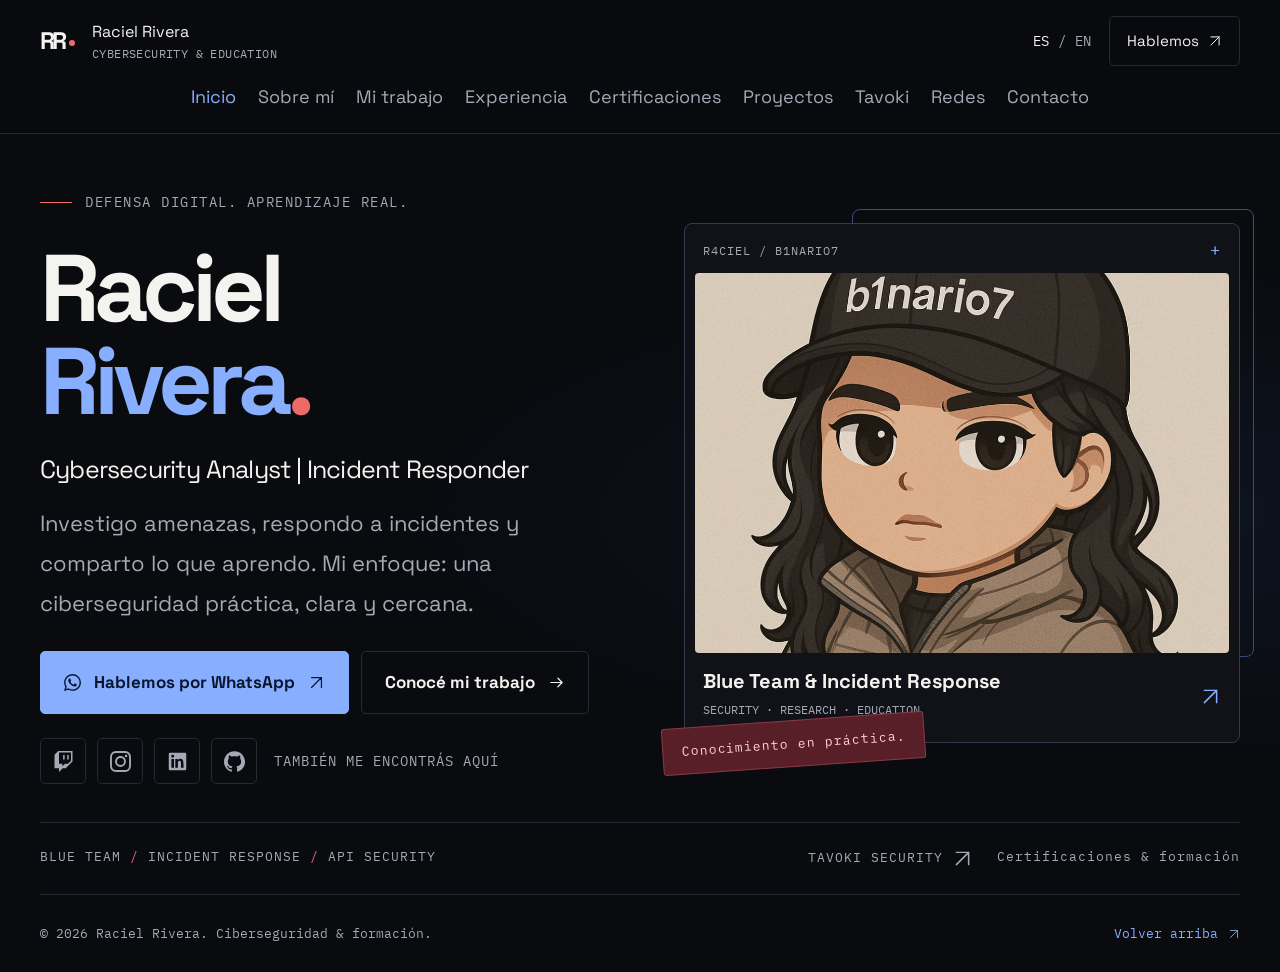
<file: index.html>
<!DOCTYPE html>
<html lang="es"><head><meta charset="utf-8"><meta name="viewport" content="width=device-width, initial-scale=1"><title>Raciel Rivera | Cybersecurity Analyst | Incident Responder</title><meta name="description" content="Raciel Rivera. Cybersecurity Analyst | Incident Responder. Blue Team, respuesta a incidentes y formación práctica en Tavoki Security. Inicio."><meta name="theme-color" content="#0a0b0f"><link rel="canonical" href="https://racielrivera.com/"><link rel="icon" href="data:image/svg+xml,%3Csvg%20xmlns=%22http://www.w3.org/2000/svg%22%20viewBox=%220%200%2064%2064%22%3E%3Crect%20width=%2264%22%20height=%2264%22%20rx=%2212%22%20fill=%22%230a0b0f%22/%3E%3Ctext%20x=%2210%22%20y=%2242%22%20font-family=%22Arial%22%20font-size=%2233%22%20font-weight=%22700%22%20fill=%22%2388afff%22%3ERR%3C/text%3E%3Ccircle%20cx=%2253%22%20cy=%2249%22%20r=%224%22%20fill=%22%23ed6a68%22/%3E%3C/svg%3E"><meta property="og:type" content="website"><meta property="og:title" content="Raciel Rivera | Cybersecurity Analyst | Incident Responder"><meta property="og:description" content="Raciel Rivera. Cybersecurity Analyst | Incident Responder. Blue Team, respuesta a incidentes y formación práctica en Tavoki Security. Inicio."><meta property="og:url" content="https://racielrivera.com/"><meta property="og:image" content="https://racielrivera.com/perfil.png"><meta property="og:image:alt" content="Raciel Rivera"><meta name="twitter:card" content="summary"><script>document.documentElement.classList.add('js');</script><script type="application/ld+json">{"@context": "https://schema.org", "@type": "Person", "name": "Raciel Rivera", "url": "https://racielrivera.com/", "jobTitle": "Cybersecurity Analyst | Incident Responder", "sameAs": ["https://www.twitch.tv/r4cielr", "https://www.instagram.com/racielhackerpro777/", "https://www.linkedin.com/in/raciel-rivera/", "https://github.com/b1nario7"]}</script><link rel="stylesheet" href="assets/styles.css"><script src="assets/app.js" defer></script></head><body data-page="home">
<a class="skip-link" href="#main"><span data-i18n="skip">Saltar al contenido</span></a>
<header class="site-header"><div class="wrap header-inner">
  <a class="brand" href="index.html" aria-label="Raciel Rivera, inicio"><span class="brand-mark">RR<span class="brand-dot"></span></span><span class="brand-text">Raciel Rivera<small>CYBERSECURITY &amp; EDUCATION</small></span></a>
  <nav class="nav" id="navigation" aria-label="Navegación principal">
    <a href="index.html" class="active" aria-current="page"><span data-i18n="page.home">Inicio</span></a><a href="sobre-mi.html"><span data-i18n="page.about">Sobre mí</span></a><a href="mi-trabajo.html"><span data-i18n="page.expertise">Mi trabajo</span></a><a href="experiencia.html"><span data-i18n="page.experience">Experiencia</span></a><a href="certificaciones.html"><span data-i18n="page.certifications">Certificaciones</span></a><a href="proyectos.html"><span data-i18n="page.projects">Proyectos</span></a><a href="tavoki.html"><span data-i18n="nav.tavoki">Tavoki</span></a><a href="redes.html"><span data-i18n="page.networks">Redes</span></a><a href="contacto.html"><span data-i18n="page.contact">Contacto</span></a></nav>
  <div class="header-actions"><div class="language-switch" role="group" aria-label="Idioma / Language"><button type="button" data-lang="es" aria-pressed="true" aria-label="Español">ES</button><span aria-hidden="true">/</span><button type="button" data-lang="en" aria-pressed="false" aria-label="English">EN</button></div><a class="mini-contact" href="contacto.html"><span data-i18n="nav.contact">Hablemos</span><svg class="icon" viewBox="0 0 24 24" fill="none" aria-hidden="true"><path d="M5 19 19 5M5 5h14v14" stroke="currentColor" stroke-width="1.7" stroke-linecap="round" stroke-linejoin="round"></path></svg></a><button type="button" class="menu-button" aria-controls="navigation" aria-expanded="false" aria-label="Abrir menú"><span></span><span></span></button></div>
</div></header>
<main id="main">
<section id="home" class="hero"><div class="wrap">
  <div class="hero-layout"><div class="hero-copy">
    <div data-i18n="hero.kicker" class="eyebrow hero-kicker">Defensa digital. Aprendizaje real.</div>
    <h1><span>Raciel</span><span class="name-last">Rivera<span class="red" style="display:inline">.</span></span></h1>
    <p data-i18n="hero.role" class="hero-role">Cybersecurity Analyst | Incident Responder</p>
    <p data-i18n="hero.description" class="hero-description">Investigo amenazas, respondo a incidentes y comparto lo que aprendo. Mi enfoque: una ciberseguridad práctica, clara y cercana.</p>
    <div class="hero-buttons"><a class="button primary" href="https://wa.me/message/NNKMODWPUDHBA1" target="_blank" rel="noopener noreferrer"><svg class="icon" fill="currentColor" aria-hidden="true" focusable="false" viewBox="0 0 24 24" xmlns="http://www.w3.org/2000/svg"><path d="M17.472 14.382c-.297-.149-1.758-.867-2.03-.967-.273-.099-.471-.148-.67.15-.197.297-.767.966-.94 1.164-.173.199-.347.223-.644.075-.297-.15-1.255-.463-2.39-1.475-.883-.788-1.48-1.761-1.653-2.059-.173-.297-.018-.458.13-.606.134-.133.298-.347.446-.52.149-.174.198-.298.298-.497.099-.198.05-.371-.025-.52-.075-.149-.669-1.612-.916-2.207-.242-.579-.487-.5-.669-.51-.173-.008-.371-.01-.57-.01-.198 0-.52.074-.792.372-.272.297-1.04 1.016-1.04 2.479 0 1.462 1.065 2.875 1.213 3.074.149.198 2.096 3.2 5.077 4.487.709.306 1.262.489 1.694.625.712.227 1.36.195 1.871.118.571-.085 1.758-.719 2.006-1.413.248-.694.248-1.289.173-1.413-.074-.124-.272-.198-.57-.347m-5.421 7.403h-.004a9.87 9.87 0 01-5.031-1.378l-.361-.214-3.741.982.998-3.648-.235-.374a9.86 9.86 0 01-1.51-5.26c.001-5.45 4.436-9.884 9.888-9.884 2.64 0 5.122 1.03 6.988 2.898a9.825 9.825 0 012.893 6.994c-.003 5.45-4.437 9.884-9.885 9.884m8.413-18.297A11.815 11.815 0 0012.05 0C5.495 0 .16 5.335.157 11.892c0 2.096.547 4.142 1.588 5.945L.057 24l6.305-1.654a11.882 11.882 0 005.683 1.448h.005c6.554 0 11.89-5.335 11.893-11.893a11.821 11.821 0 00-3.48-8.413Z"></path></svg>
<span data-i18n="hero.cta">Hablemos por WhatsApp</span><svg class="icon" viewBox="0 0 24 24" fill="none" aria-hidden="true"><path d="M5 19 19 5M5 5h14v14" stroke="currentColor" stroke-width="1.7" stroke-linecap="round" stroke-linejoin="round"></path></svg></a><a href="mi-trabajo.html" class="button secondary"><span data-i18n="hero.work">Conocé mi trabajo</span><svg class="icon" viewBox="0 0 24 24" fill="none" aria-hidden="true"><path d="M4 12h16m-6-6 6 6-6 6" stroke="currentColor" stroke-width="1.7" stroke-linecap="round" stroke-linejoin="round"></path></svg></a></div>
    <div class="hero-socials"><a href="https://www.twitch.tv/r4cielr" target="_blank" rel="noopener noreferrer" aria-label="Twitch de Raciel"><svg class="icon" fill="currentColor" aria-hidden="true" focusable="false" viewBox="0 0 24 24" xmlns="http://www.w3.org/2000/svg"><path d="M11.571 4.714h1.715v5.143H11.57zm4.715 0H18v5.143h-1.714zM6 0L1.714 4.286v15.428h5.143V24l4.286-4.286h3.428L22.286 12V0zm14.571 11.143l-3.428 3.428h-3.429l-3 3v-3H6.857V1.714h13.714Z"></path></svg>
</a><a href="https://www.instagram.com/racielhackerpro777/" target="_blank" rel="noopener noreferrer" aria-label="Instagram de Raciel"><svg class="icon" fill="currentColor" aria-hidden="true" focusable="false" viewBox="0 0 24 24" xmlns="http://www.w3.org/2000/svg"><path d="M7.0301.084c-1.2768.0602-2.1487.264-2.911.5634-.7888.3075-1.4575.72-2.1228 1.3877-.6652.6677-1.075 1.3368-1.3802 2.127-.2954.7638-.4956 1.6365-.552 2.914-.0564 1.2775-.0689 1.6882-.0626 4.947.0062 3.2586.0206 3.6671.0825 4.9473.061 1.2765.264 2.1482.5635 2.9107.308.7889.72 1.4573 1.388 2.1228.6679.6655 1.3365 1.0743 2.1285 1.38.7632.295 1.6361.4961 2.9134.552 1.2773.056 1.6884.069 4.9462.0627 3.2578-.0062 3.668-.0207 4.9478-.0814 1.28-.0607 2.147-.2652 2.9098-.5633.7889-.3086 1.4578-.72 2.1228-1.3881.665-.6682 1.0745-1.3378 1.3795-2.1284.2957-.7632.4966-1.636.552-2.9124.056-1.2809.0692-1.6898.063-4.948-.0063-3.2583-.021-3.6668-.0817-4.9465-.0607-1.2797-.264-2.1487-.5633-2.9117-.3084-.7889-.72-1.4568-1.3876-2.1228C21.2982 1.33 20.628.9208 19.8378.6165 19.074.321 18.2017.1197 16.9244.0645 15.6471.0093 15.236-.005 11.977.0014 8.718.0076 8.31.0215 7.0301.0839m.1402 21.6932c-1.17-.0509-1.8053-.2453-2.2287-.408-.5606-.216-.96-.4771-1.3819-.895-.422-.4178-.6811-.8186-.9-1.378-.1644-.4234-.3624-1.058-.4171-2.228-.0595-1.2645-.072-1.6442-.079-4.848-.007-3.2037.0053-3.583.0607-4.848.05-1.169.2456-1.805.408-2.2282.216-.5613.4762-.96.895-1.3816.4188-.4217.8184-.6814 1.3783-.9003.423-.1651 1.0575-.3614 2.227-.4171 1.2655-.06 1.6447-.072 4.848-.079 3.2033-.007 3.5835.005 4.8495.0608 1.169.0508 1.8053.2445 2.228.408.5608.216.96.4754 1.3816.895.4217.4194.6816.8176.9005 1.3787.1653.4217.3617 1.056.4169 2.2263.0602 1.2655.0739 1.645.0796 4.848.0058 3.203-.0055 3.5834-.061 4.848-.051 1.17-.245 1.8055-.408 2.2294-.216.5604-.4763.96-.8954 1.3814-.419.4215-.8181.6811-1.3783.9-.4224.1649-1.0577.3617-2.2262.4174-1.2656.0595-1.6448.072-4.8493.079-3.2045.007-3.5825-.006-4.848-.0608M16.953 5.5864A1.44 1.44 0 1 0 18.39 4.144a1.44 1.44 0 0 0-1.437 1.4424M5.8385 12.012c.0067 3.4032 2.7706 6.1557 6.173 6.1493 3.4026-.0065 6.157-2.7701 6.1506-6.1733-.0065-3.4032-2.771-6.1565-6.174-6.1498-3.403.0067-6.156 2.771-6.1496 6.1738M8 12.0077a4 4 0 1 1 4.008 3.9921A3.9996 3.9996 0 0 1 8 12.0077"></path></svg>
</a><a href="https://www.linkedin.com/in/raciel-rivera/" target="_blank" rel="noopener noreferrer" aria-label="LinkedIn de Raciel"><svg class="icon" viewBox="0 0 24 24" fill="currentColor" aria-hidden="true"><path d="M20.45 2H3.55A1.55 1.55 0 0 0 2 3.55v16.9A1.55 1.55 0 0 0 3.55 22h16.9A1.55 1.55 0 0 0 22 20.45V3.55A1.55 1.55 0 0 0 20.45 2ZM8 19H5V9h3ZM6.5 7.7a1.7 1.7 0 1 1 0-3.4 1.7 1.7 0 0 1 0 3.4ZM19 19h-3v-5.1c0-1.2-.02-2.7-1.65-2.7-1.65 0-1.9 1.28-1.9 2.62V19H9.5V9h2.83v1.37h.04c.4-.75 1.36-1.54 2.79-1.54 2.98 0 3.54 1.96 3.54 4.5Z"></path></svg></a><a href="https://github.com/b1nario7" target="_blank" rel="noopener noreferrer" aria-label="GitHub de Raciel"><svg class="icon" fill="currentColor" aria-hidden="true" focusable="false" viewBox="0 0 24 24" xmlns="http://www.w3.org/2000/svg"><path d="M12 .297c-6.63 0-12 5.373-12 12 0 5.303 3.438 9.8 8.205 11.385.6.113.82-.258.82-.577 0-.285-.01-1.04-.015-2.04-3.338.724-4.042-1.61-4.042-1.61C4.422 18.07 3.633 17.7 3.633 17.7c-1.087-.744.084-.729.084-.729 1.205.084 1.838 1.236 1.838 1.236 1.07 1.835 2.809 1.305 3.495.998.108-.776.417-1.305.76-1.605-2.665-.3-5.466-1.332-5.466-5.93 0-1.31.465-2.38 1.235-3.22-.135-.303-.54-1.523.105-3.176 0 0 1.005-.322 3.3 1.23.96-.267 1.98-.399 3-.405 1.02.006 2.04.138 3 .405 2.28-1.552 3.285-1.23 3.285-1.23.645 1.653.24 2.873.12 3.176.765.84 1.23 1.91 1.23 3.22 0 4.61-2.805 5.625-5.475 5.92.42.36.81 1.096.81 2.22 0 1.606-.015 2.896-.015 3.286 0 .315.21.69.825.57C20.565 22.092 24 17.592 24 12.297c0-6.627-5.373-12-12-12"></path></svg>
</a><span data-i18n="hero.socials" class="eyebrow">También me encontrás aquí</span></div>
  </div><div class="portrait-area"><div class="portrait-frame"><div class="portrait-top"><span>R4CIEL / B1NARIO7</span><span class="corner" aria-hidden="true">+</span></div><img src="perfil.png" alt="Avatar ilustrado de Raciel Rivera" width="1028" height="1029" fetchpriority="high"><div class="portrait-caption"><div><strong>Blue Team &amp; Incident Response</strong><small>SECURITY · RESEARCH · EDUCATION</small></div><svg class="icon" viewBox="0 0 24 24" fill="none" aria-hidden="true"><path d="M5 19 19 5M5 5h14v14" stroke="currentColor" stroke-width="1.7" stroke-linecap="round" stroke-linejoin="round"></path></svg></div></div><div class="portrait-stamp"><span data-i18n="hero.stamp">Conocimiento en práctica.</span></div></div></div>
  <div class="hero-rail"><span>BLUE TEAM <span class="divider">/</span> INCIDENT RESPONSE <span class="divider">/</span> API SECURITY</span><div class="rail-right"><a href="tavoki.html">TAVOKI SECURITY <svg class="icon" viewBox="0 0 24 24" fill="none" aria-hidden="true"><path d="M5 19 19 5M5 5h14v14" stroke="currentColor" stroke-width="1.7" stroke-linecap="round" stroke-linejoin="round"></path></svg></a><a href="certificaciones.html"><span data-i18n="hero.credentials">Certificaciones &amp; formación</span></a></div></div>
</div></section>
</main><footer class="wrap footer"><span>© <span id="year">2026</span> Raciel Rivera. <span data-i18n="footer.role">Ciberseguridad &amp; formación.</span></span><a class="back-top" href="#main"><span data-i18n="footer.top">Volver arriba</span><svg class="icon" viewBox="0 0 24 24" fill="none" aria-hidden="true"><path d="M5 19 19 5M5 5h14v14" stroke="currentColor" stroke-width="1.7" stroke-linecap="round" stroke-linejoin="round"></path></svg></a></footer>
</body></html>
</file>
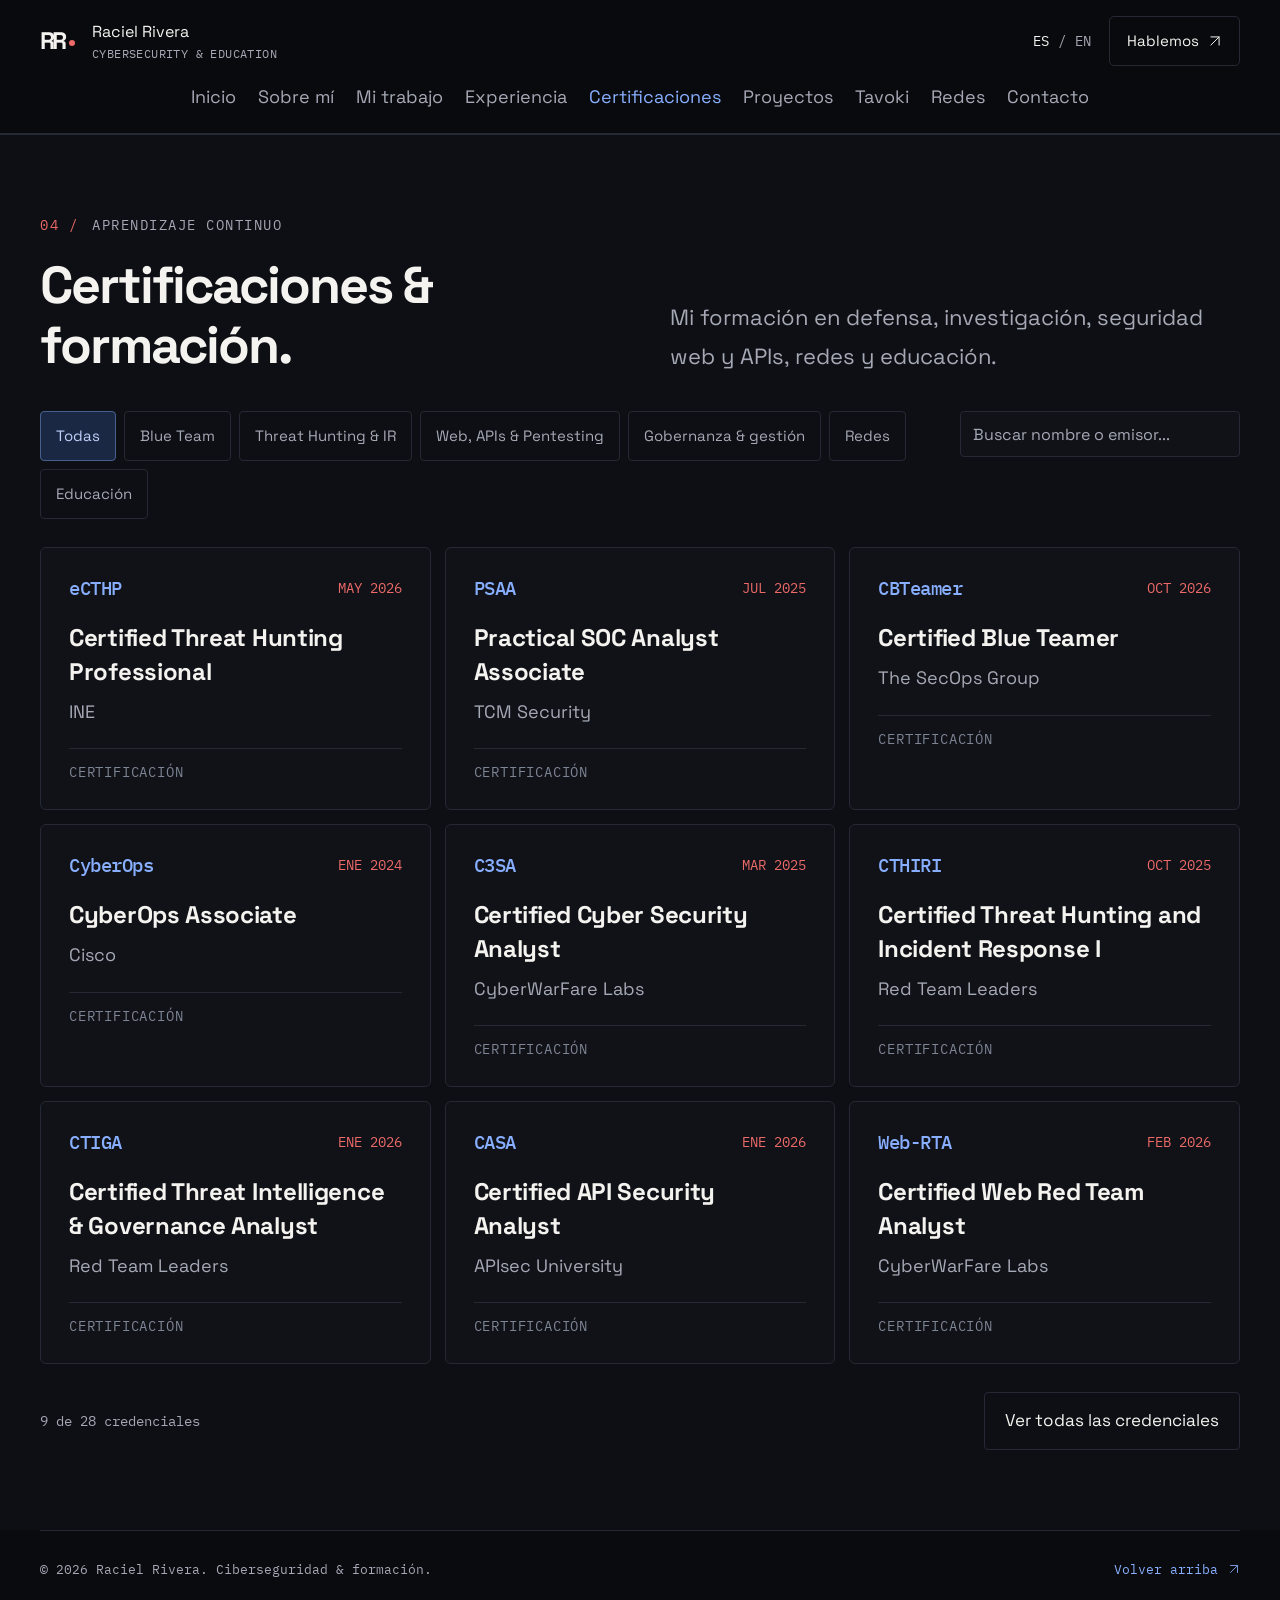
<file: certificaciones.html>
<!DOCTYPE html>
<html lang="es"><head><meta charset="utf-8"><meta name="viewport" content="width=device-width, initial-scale=1"><title>Certificaciones | Raciel Rivera</title><meta name="description" content="Raciel Rivera. Cybersecurity Analyst | Incident Responder. Blue Team, respuesta a incidentes y formación práctica en Tavoki Security. Certificaciones."><meta name="theme-color" content="#0a0b0f"><link rel="canonical" href="https://racielrivera.com/certificaciones.html"><link rel="icon" href="data:image/svg+xml,%3Csvg%20xmlns=%22http://www.w3.org/2000/svg%22%20viewBox=%220%200%2064%2064%22%3E%3Crect%20width=%2264%22%20height=%2264%22%20rx=%2212%22%20fill=%22%230a0b0f%22/%3E%3Ctext%20x=%2210%22%20y=%2242%22%20font-family=%22Arial%22%20font-size=%2233%22%20font-weight=%22700%22%20fill=%22%2388afff%22%3ERR%3C/text%3E%3Ccircle%20cx=%2253%22%20cy=%2249%22%20r=%224%22%20fill=%22%23ed6a68%22/%3E%3C/svg%3E"><meta property="og:type" content="website"><meta property="og:title" content="Certificaciones | Raciel Rivera"><meta property="og:description" content="Raciel Rivera. Cybersecurity Analyst | Incident Responder. Blue Team, respuesta a incidentes y formación práctica en Tavoki Security. Certificaciones."><meta property="og:url" content="https://racielrivera.com/certificaciones.html"><meta property="og:image" content="https://racielrivera.com/perfil.png"><meta property="og:image:alt" content="Raciel Rivera"><meta name="twitter:card" content="summary"><script>document.documentElement.classList.add('js');</script><script type="application/ld+json">{"@context": "https://schema.org", "@type": "Person", "name": "Raciel Rivera", "url": "https://racielrivera.com/", "jobTitle": "Cybersecurity Analyst | Incident Responder", "sameAs": ["https://www.twitch.tv/r4cielr", "https://www.instagram.com/racielhackerpro777/", "https://www.linkedin.com/in/raciel-rivera/", "https://github.com/b1nario7"]}</script><link rel="stylesheet" href="assets/styles.css"><script src="assets/app.js" defer></script></head><body data-page="certifications">
<a class="skip-link" href="#main"><span data-i18n="skip">Saltar al contenido</span></a>
<header class="site-header"><div class="wrap header-inner">
  <a class="brand" href="index.html" aria-label="Raciel Rivera, inicio"><span class="brand-mark">RR<span class="brand-dot"></span></span><span class="brand-text">Raciel Rivera<small>CYBERSECURITY &amp; EDUCATION</small></span></a>
  <nav class="nav" id="navigation" aria-label="Navegación principal">
    <a href="index.html"><span data-i18n="page.home">Inicio</span></a><a href="sobre-mi.html"><span data-i18n="page.about">Sobre mí</span></a><a href="mi-trabajo.html"><span data-i18n="page.expertise">Mi trabajo</span></a><a href="experiencia.html"><span data-i18n="page.experience">Experiencia</span></a><a href="certificaciones.html" class="active" aria-current="page"><span data-i18n="page.certifications">Certificaciones</span></a><a href="proyectos.html"><span data-i18n="page.projects">Proyectos</span></a><a href="tavoki.html"><span data-i18n="nav.tavoki">Tavoki</span></a><a href="redes.html"><span data-i18n="page.networks">Redes</span></a><a href="contacto.html"><span data-i18n="page.contact">Contacto</span></a></nav>
  <div class="header-actions"><div class="language-switch" role="group" aria-label="Idioma / Language"><button type="button" data-lang="es" aria-pressed="true" aria-label="Español">ES</button><span aria-hidden="true">/</span><button type="button" data-lang="en" aria-pressed="false" aria-label="English">EN</button></div><a class="mini-contact" href="contacto.html"><span data-i18n="nav.contact">Hablemos</span><svg class="icon" viewBox="0 0 24 24" fill="none" aria-hidden="true"><path d="M5 19 19 5M5 5h14v14" stroke="currentColor" stroke-width="1.7" stroke-linecap="round" stroke-linejoin="round"></path></svg></a><button type="button" class="menu-button" aria-controls="navigation" aria-expanded="false" aria-label="Abrir menú"><span></span><span></span></button></div>
</div></header>
<main id="main">
<h1 class="sr-only" data-i18n="page.certifications">Certificaciones</h1><section id="certifications" class="section cert-section"><div class="wrap"><div class="eyebrow"><span class="section-index">04 /</span><span data-i18n="certs.label">Aprendizaje continuo</span></div><div class="section-heading"><h2><span data-i18n="certs.title">Certificaciones &amp; formación.</span></h2><p data-i18n="certs.intro">Mi formación en defensa, investigación, seguridad web y APIs, redes y educación.</p></div>
  <div class="cert-controls"><div class="filters" role="group" aria-label="Filtrar credenciales por área"><button type="button" class="filter active" data-filter="all" aria-pressed="true"><span data-i18n="filter.all">Todas</span></button><button type="button" class="filter" data-filter="blue" aria-pressed="false"><span data-i18n="filter.blue">Blue Team</span></button><button type="button" class="filter" data-filter="threat" aria-pressed="false"><span data-i18n="filter.threat">Threat Hunting &amp; IR</span></button><button type="button" class="filter" data-filter="offensive" aria-pressed="false"><span data-i18n="filter.offensive">Web, APIs &amp; Pentesting</span></button><button type="button" class="filter" data-filter="governance" aria-pressed="false"><span data-i18n="filter.governance">Gobernanza &amp; gestión</span></button><button type="button" class="filter" data-filter="network" aria-pressed="false"><span data-i18n="filter.network">Redes</span></button><button type="button" class="filter" data-filter="education" aria-pressed="false"><span data-i18n="filter.education">Educación</span></button></div><label class="search-input"><span class="sr-only"><span data-i18n="certs.searchlabel">Buscar certificación o emisor</span></span><input id="cert-search" type="search" placeholder="Buscar nombre o emisor..." autocomplete="off"></label></div>
  <div id="cert-grid" class="cert-grid"><article class="cert-card" data-category="threat"><div class="cert-top"><span class="cert-code">eCTHP</span><time data-i18n="date.6" datetime="2026-05">MAY 2026</time></div><h3>Certified Threat Hunting Professional</h3><p class="cert-issuer">INE</p><div class="cert-bottom"><span data-i18n="credential">Certificación</span></div></article><article class="cert-card" data-category="blue"><div class="cert-top"><span class="cert-code">PSAA</span><time data-i18n="date.5" datetime="2025-07">JUL 2025</time></div><h3>Practical SOC Analyst Associate</h3><p class="cert-issuer">TCM Security</p><div class="cert-bottom"><span data-i18n="credential">Certificación</span></div></article><article class="cert-card" data-category="blue"><div class="cert-top"><span class="cert-code">CBTeamer</span><time data-i18n="date.0" datetime="2026-10">OCT 2026</time></div><h3>Certified Blue Teamer</h3><p class="cert-issuer">The SecOps Group</p><div class="cert-bottom"><span data-i18n="credential">Certificación</span></div></article><article class="cert-card" data-category="blue"><div class="cert-top"><span class="cert-code">CyberOps</span><time data-i18n="date.17" datetime="2024-01">ENE 2024</time></div><h3>CyberOps Associate</h3><p class="cert-issuer">Cisco</p><div class="cert-bottom"><span data-i18n="credential">Certificación</span></div></article><article class="cert-card" data-category="blue"><div class="cert-top"><span class="cert-code">C3SA</span><time data-i18n="date.14" datetime="2025-03">MAR 2025</time></div><h3>Certified Cyber Security Analyst</h3><p class="cert-issuer">CyberWarFare Labs</p><div class="cert-bottom"><span data-i18n="credential">Certificación</span></div></article><article class="cert-card" data-category="threat"><div class="cert-top"><span class="cert-code">CTHIRI</span><time data-i18n="date.10" datetime="2025-10">OCT 2025</time></div><h3>Certified Threat Hunting and Incident Response I</h3><p class="cert-issuer">Red Team Leaders</p><div class="cert-bottom"><span data-i18n="credential">Certificación</span></div></article><article class="cert-card" data-category="threat governance"><div class="cert-top"><span class="cert-code">CTIGA</span><time data-i18n="date.7" datetime="2026-01-12">ENE 2026</time></div><h3>Certified Threat Intelligence &amp; Governance Analyst</h3><p class="cert-issuer">Red Team Leaders</p><div class="cert-bottom"><span data-i18n="credential">Certificación</span></div></article><article class="cert-card" data-category="offensive"><div class="cert-top"><span class="cert-code">CASA</span><time data-i18n="date.3" datetime="2026-01">ENE 2026</time></div><h3>Certified API Security Analyst</h3><p class="cert-issuer">APIsec University</p><div class="cert-bottom"><span data-i18n="credential">Certificación</span></div></article><article class="cert-card" data-category="offensive"><div class="cert-top"><span class="cert-code">Web-RTA</span><time data-i18n="date.4" datetime="2026-02">FEB 2026</time></div><h3>Certified Web Red Team Analyst</h3><p class="cert-issuer">CyberWarFare Labs</p><div class="cert-bottom"><span data-i18n="credential">Certificación</span></div></article><article class="cert-card" data-category="governance"><div class="cert-top"><span class="cert-code">ISO 27001</span><time data-i18n="date.8" datetime="2026-06">JUN 2026</time></div><h3>ISO/IEC 27001:2022 Implementer Certified</h3><p class="cert-issuer">CertJoin</p><div class="cert-bottom"><span data-i18n="credential">Certificación</span></div></article><article class="cert-card" data-category="threat"><div class="cert-top"><span class="cert-code">CMAB</span><time data-i18n="date.11" datetime="2025-08">AGO 2025</time></div><h3>Certified Malware Analysis Beginners</h3><p class="cert-issuer">Red Team Leaders</p><div class="cert-bottom"><span data-i18n="credential">Certificación</span></div></article><article class="cert-card" data-category="threat"><div class="cert-top"><span class="cert-code">CSEDP</span><time data-i18n="date.9" datetime="2026-01">ENE 2026</time></div><h3>Certified Social Engineering Defense Practitioner</h3><p class="cert-issuer">The SecOps Group</p><div class="cert-bottom"><span data-i18n="credential">Certificación</span></div></article><article class="cert-card" data-category="network"><div class="cert-top"><span class="cert-code">CNSP</span><time data-i18n="date.15" datetime="2025-01">ENE 2025</time></div><h3>Certified Network Security Practitioner</h3><p class="cert-issuer">The SecOps Group</p><div class="cert-bottom"><span data-i18n="credential">Certificación</span></div></article><article class="cert-card" data-category="offensive"><div class="cert-top"><span class="cert-code">CAP</span><time data-i18n="date.16" datetime="2024-09">SEP 2024</time></div><h3>Certified AppSec Practitioner</h3><p class="cert-issuer">The SecOps Group</p><div class="cert-bottom"><span data-i18n="credential">Certificación</span></div></article><article class="cert-card" data-category="governance"><div class="cert-top"><span class="cert-code">LCSPC</span><time data-i18n="date.1" datetime="2026-07-18">JUL 2026</time></div><h3>Lead Cybersecurity Professional Certification</h3><p class="cert-issuer">CertiProf</p><div class="cert-bottom"><span data-i18n="credential">Certificación</span></div></article><article class="cert-card" data-category="offensive"><div class="cert-top"><span class="cert-code">CEHPC</span><time data-i18n="date.2" datetime="2026-07-21">JUL 2026</time></div><h3>Ethical Hacking Professional Certification</h3><p class="cert-issuer">CertiProf</p><div class="cert-bottom"><span data-i18n="credential">Certificación</span></div></article><article class="cert-card" data-category="education"><div class="cert-top"><span class="cert-code">CCEP</span></div><h3>Certified Cybersecurity Educator Professional</h3><p class="cert-issuer">Red Team Leaders</p><div class="cert-bottom"><span data-i18n="credential">Certificación</span></div></article><article class="cert-card" data-category="blue"><div class="cert-top"><span class="cert-code">BTJA</span><time data-i18n="date.12" datetime="2025-01">ENE 2025</time></div><h3>Blue Team Junior Analyst</h3><p class="cert-issuer">Security Blue Team</p><div class="cert-bottom"><span data-i18n="credential">Certificación</span></div></article><article class="cert-card" data-category="threat"><div class="cert-top"><span class="cert-code">CPPS</span></div><h3>Certified Phishing Prevention Specialist</h3><p class="cert-issuer">Hack &amp; Fix Academy</p><div class="cert-bottom"><span data-i18n="credential">Certificación</span></div></article><article class="cert-card" data-category="blue"><div class="cert-top"><span class="cert-code">SOC L1</span><time data-i18n="date.13" datetime="2024-08">AGO 2024</time></div><h3>Security Operation Center L1</h3><p class="cert-issuer">TryHackMe</p><div class="cert-bottom"><span data-i18n="training">Formación</span></div></article><article class="cert-card" data-category="threat"><div class="cert-top"><span class="cert-code">CTI 101</span><time data-i18n="date.23" datetime="2024-11">NOV 2024</time></div><h3>Cyber Threat Intelligence 101</h3><p class="cert-issuer">arcX</p><div class="cert-bottom"><span data-i18n="training">Formación</span></div></article><article class="cert-card" data-category="network"><div class="cert-top"><span class="cert-code">CCNA 2</span><time data-i18n="date.19" datetime="2024-01">ENE 2024</time></div><h3>Switching, Wireless and Routing Essentials</h3><p class="cert-issuer">Cisco</p><div class="cert-bottom"><span data-i18n="training">Formación</span></div></article><article class="cert-card" data-category="network"><div class="cert-top"><span class="cert-code">CCNA 1</span><time data-i18n="date.18" datetime="2023-08">AGO 2023</time></div><h3>Introduction to Networks</h3><p class="cert-issuer">Cisco</p><div class="cert-bottom"><span data-i18n="training">Formación</span></div></article><article class="cert-card" data-category="threat"><div class="cert-top"><span class="cert-code">DWM</span></div><h3>Dark Web Monitoring Challenge</h3><p class="cert-issuer">Rajneesh Gupta</p><div class="cert-bottom"><span data-i18n="training">Formación</span></div></article><article class="cert-card" data-category="education"><div class="cert-top"><span class="cert-code">Google</span><time data-i18n="date.25" datetime="2024-07">JUL 2024</time></div><h3>Google Cybersecurity Certificate</h3><p class="cert-issuer">Google</p><div class="cert-bottom"><span data-i18n="training">Formación</span></div></article><article class="cert-card" data-category="education"><div class="cert-top"><span class="cert-code">IBM</span><time data-i18n="date.26" datetime="2023-01">ENE 2023</time></div><h3>IBM Cybersecurity Analyst Professional Certificate</h3><p class="cert-issuer">IBM</p><div class="cert-bottom"><span data-i18n="training">Formación</span></div></article><article class="cert-card" data-category="education"><div class="cert-top"><span class="cert-code">OEA</span><time data-i18n="date.27" datetime="2022-08">AGO 2022</time></div><h3>Creando una Trayectoria Profesional en Ciberseguridad</h3><p class="cert-issuer">Organización de los Estados Americanos</p><div class="cert-bottom"><span data-i18n="training">Formación</span></div></article><article class="cert-card" data-category="network"><div class="cert-top"><span class="cert-code">NSE</span><time data-i18n="date.20" datetime="2023-09">SEP 2023</time></div><h3>Network Security Associate</h3><p class="cert-issuer">Fortinet</p><div class="cert-bottom"><span data-i18n="expired">Histórica · venció SEP 2025</span></div></article></div><p id="cert-empty" class="cert-empty" hidden><span data-i18n="certs.empty">No encontré credenciales con esa búsqueda. Probá otro nombre o emisor.</span></p>
  <div class="cert-summary"><p class="cert-count" id="cert-count" aria-live="polite"></p><button class="show-all" id="cert-more" type="button" aria-expanded="false" aria-controls="cert-grid"><span data-i18n="certs.more">Ver todas las credenciales</span></button></div>
</div></section>
</main><footer class="wrap footer"><span>© <span id="year">2026</span> Raciel Rivera. <span data-i18n="footer.role">Ciberseguridad &amp; formación.</span></span><a class="back-top" href="#main"><span data-i18n="footer.top">Volver arriba</span><svg class="icon" viewBox="0 0 24 24" fill="none" aria-hidden="true"><path d="M5 19 19 5M5 5h14v14" stroke="currentColor" stroke-width="1.7" stroke-linecap="round" stroke-linejoin="round"></path></svg></a></footer>
</body></html>
</file>
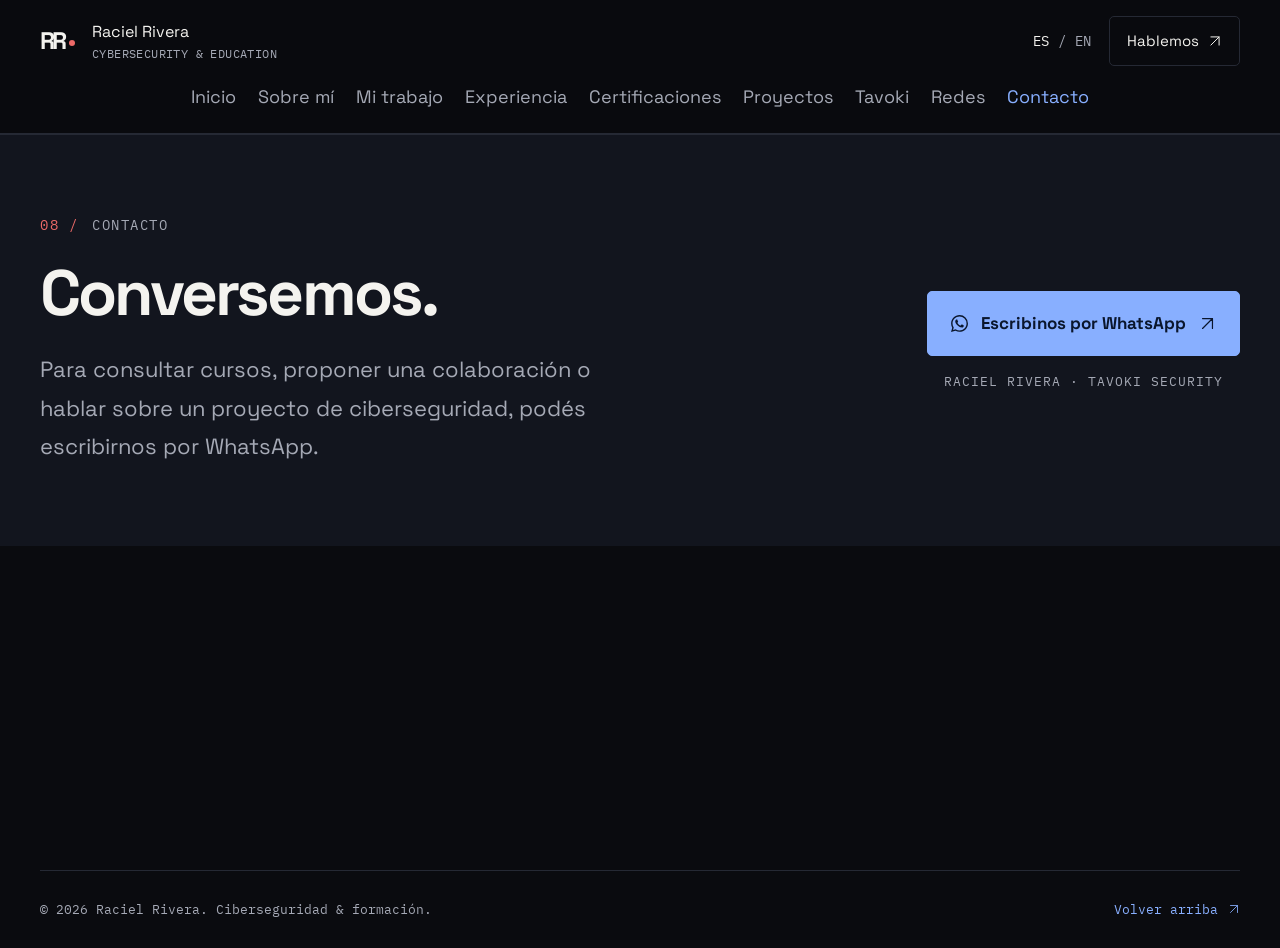
<file: contacto.html>
<!DOCTYPE html>
<html lang="es"><head><meta charset="utf-8"><meta name="viewport" content="width=device-width, initial-scale=1"><title>Contacto | Raciel Rivera</title><meta name="description" content="Raciel Rivera. Cybersecurity Analyst | Incident Responder. Blue Team, respuesta a incidentes y formación práctica en Tavoki Security. Contacto."><meta name="theme-color" content="#0a0b0f"><link rel="canonical" href="https://racielrivera.com/contacto.html"><link rel="icon" href="data:image/svg+xml,%3Csvg%20xmlns=%22http://www.w3.org/2000/svg%22%20viewBox=%220%200%2064%2064%22%3E%3Crect%20width=%2264%22%20height=%2264%22%20rx=%2212%22%20fill=%22%230a0b0f%22/%3E%3Ctext%20x=%2210%22%20y=%2242%22%20font-family=%22Arial%22%20font-size=%2233%22%20font-weight=%22700%22%20fill=%22%2388afff%22%3ERR%3C/text%3E%3Ccircle%20cx=%2253%22%20cy=%2249%22%20r=%224%22%20fill=%22%23ed6a68%22/%3E%3C/svg%3E"><meta property="og:type" content="website"><meta property="og:title" content="Contacto | Raciel Rivera"><meta property="og:description" content="Raciel Rivera. Cybersecurity Analyst | Incident Responder. Blue Team, respuesta a incidentes y formación práctica en Tavoki Security. Contacto."><meta property="og:url" content="https://racielrivera.com/contacto.html"><meta property="og:image" content="https://racielrivera.com/perfil.png"><meta property="og:image:alt" content="Raciel Rivera"><meta name="twitter:card" content="summary"><script>document.documentElement.classList.add('js');</script><script type="application/ld+json">{"@context": "https://schema.org", "@type": "Person", "name": "Raciel Rivera", "url": "https://racielrivera.com/", "jobTitle": "Cybersecurity Analyst | Incident Responder", "sameAs": ["https://www.twitch.tv/r4cielr", "https://www.instagram.com/racielhackerpro777/", "https://www.linkedin.com/in/raciel-rivera/", "https://github.com/b1nario7"]}</script><link rel="stylesheet" href="assets/styles.css"><script src="assets/app.js" defer></script></head><body data-page="contact">
<a class="skip-link" href="#main"><span data-i18n="skip">Saltar al contenido</span></a>
<header class="site-header"><div class="wrap header-inner">
  <a class="brand" href="index.html" aria-label="Raciel Rivera, inicio"><span class="brand-mark">RR<span class="brand-dot"></span></span><span class="brand-text">Raciel Rivera<small>CYBERSECURITY &amp; EDUCATION</small></span></a>
  <nav class="nav" id="navigation" aria-label="Navegación principal">
    <a href="index.html"><span data-i18n="page.home">Inicio</span></a><a href="sobre-mi.html"><span data-i18n="page.about">Sobre mí</span></a><a href="mi-trabajo.html"><span data-i18n="page.expertise">Mi trabajo</span></a><a href="experiencia.html"><span data-i18n="page.experience">Experiencia</span></a><a href="certificaciones.html"><span data-i18n="page.certifications">Certificaciones</span></a><a href="proyectos.html"><span data-i18n="page.projects">Proyectos</span></a><a href="tavoki.html"><span data-i18n="nav.tavoki">Tavoki</span></a><a href="redes.html"><span data-i18n="page.networks">Redes</span></a><a href="contacto.html" class="active" aria-current="page"><span data-i18n="page.contact">Contacto</span></a></nav>
  <div class="header-actions"><div class="language-switch" role="group" aria-label="Idioma / Language"><button type="button" data-lang="es" aria-pressed="true" aria-label="Español">ES</button><span aria-hidden="true">/</span><button type="button" data-lang="en" aria-pressed="false" aria-label="English">EN</button></div><a class="mini-contact" href="contacto.html" aria-current="page"><span data-i18n="nav.contact">Hablemos</span><svg class="icon" viewBox="0 0 24 24" fill="none" aria-hidden="true"><path d="M5 19 19 5M5 5h14v14" stroke="currentColor" stroke-width="1.7" stroke-linecap="round" stroke-linejoin="round"></path></svg></a><button type="button" class="menu-button" aria-controls="navigation" aria-expanded="false" aria-label="Abrir menú"><span></span><span></span></button></div>
</div></header>
<main id="main">
<h1 class="sr-only" data-i18n="page.contact">Contacto</h1><section id="contact" class="section contact-section"><div class="wrap contact-layout"><div><div class="eyebrow"><span class="section-index">08 /</span><span data-i18n="contact.label">Contacto</span></div><h2><span data-i18n="contact.title">Conversemos.</span></h2><p data-i18n="contact.p">Para consultar cursos, proponer una colaboración o hablar sobre un proyecto de ciberseguridad, podés escribirnos por WhatsApp.</p></div><div class="contact-actions"><a class="button primary" href="https://wa.me/message/NNKMODWPUDHBA1" target="_blank" rel="noopener noreferrer"><svg class="icon" fill="currentColor" aria-hidden="true" focusable="false" viewBox="0 0 24 24" xmlns="http://www.w3.org/2000/svg"><path d="M17.472 14.382c-.297-.149-1.758-.867-2.03-.967-.273-.099-.471-.148-.67.15-.197.297-.767.966-.94 1.164-.173.199-.347.223-.644.075-.297-.15-1.255-.463-2.39-1.475-.883-.788-1.48-1.761-1.653-2.059-.173-.297-.018-.458.13-.606.134-.133.298-.347.446-.52.149-.174.198-.298.298-.497.099-.198.05-.371-.025-.52-.075-.149-.669-1.612-.916-2.207-.242-.579-.487-.5-.669-.51-.173-.008-.371-.01-.57-.01-.198 0-.52.074-.792.372-.272.297-1.04 1.016-1.04 2.479 0 1.462 1.065 2.875 1.213 3.074.149.198 2.096 3.2 5.077 4.487.709.306 1.262.489 1.694.625.712.227 1.36.195 1.871.118.571-.085 1.758-.719 2.006-1.413.248-.694.248-1.289.173-1.413-.074-.124-.272-.198-.57-.347m-5.421 7.403h-.004a9.87 9.87 0 01-5.031-1.378l-.361-.214-3.741.982.998-3.648-.235-.374a9.86 9.86 0 01-1.51-5.26c.001-5.45 4.436-9.884 9.888-9.884 2.64 0 5.122 1.03 6.988 2.898a9.825 9.825 0 012.893 6.994c-.003 5.45-4.437 9.884-9.885 9.884m8.413-18.297A11.815 11.815 0 0012.05 0C5.495 0 .16 5.335.157 11.892c0 2.096.547 4.142 1.588 5.945L.057 24l6.305-1.654a11.882 11.882 0 005.683 1.448h.005c6.554 0 11.89-5.335 11.893-11.893a11.821 11.821 0 00-3.48-8.413Z"></path></svg>
<span data-i18n="contact.cta">Escribinos por WhatsApp</span><svg class="icon" viewBox="0 0 24 24" fill="none" aria-hidden="true"><path d="M5 19 19 5M5 5h14v14" stroke="currentColor" stroke-width="1.7" stroke-linecap="round" stroke-linejoin="round"></path></svg></a><span data-i18n="contact.note" class="contact-note">RACIEL RIVERA · TAVOKI SECURITY</span></div></div></section>
</main><footer class="wrap footer"><span>© <span id="year">2026</span> Raciel Rivera. <span data-i18n="footer.role">Ciberseguridad &amp; formación.</span></span><a class="back-top" href="#main"><span data-i18n="footer.top">Volver arriba</span><svg class="icon" viewBox="0 0 24 24" fill="none" aria-hidden="true"><path d="M5 19 19 5M5 5h14v14" stroke="currentColor" stroke-width="1.7" stroke-linecap="round" stroke-linejoin="round"></path></svg></a></footer>
</body></html>
</file>
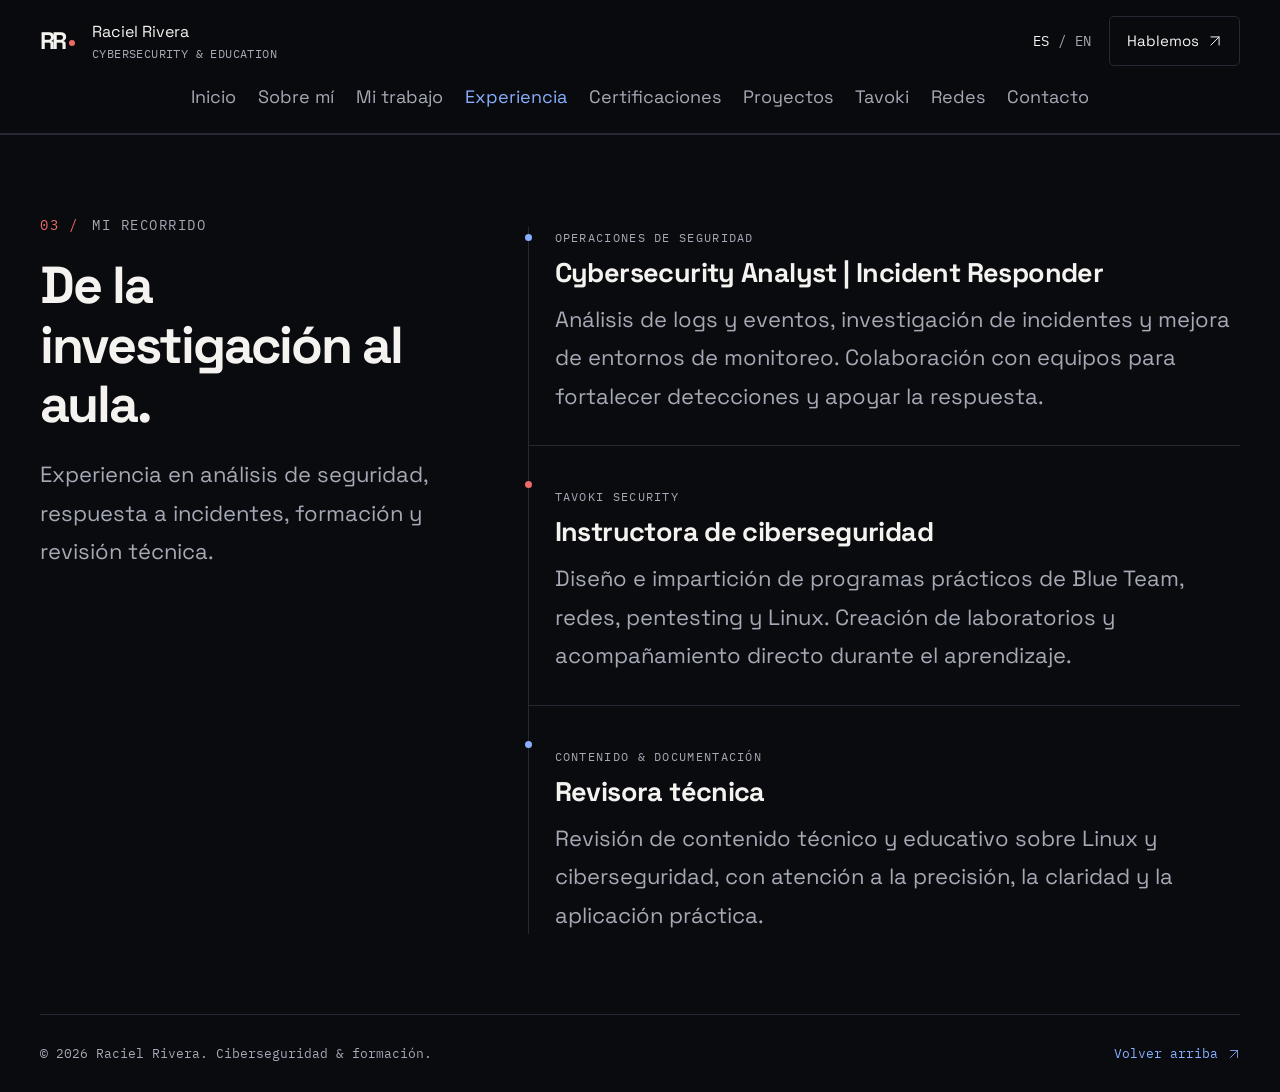
<file: experiencia.html>
<!DOCTYPE html>
<html lang="es"><head><meta charset="utf-8"><meta name="viewport" content="width=device-width, initial-scale=1"><title>Experiencia | Raciel Rivera</title><meta name="description" content="Raciel Rivera. Cybersecurity Analyst | Incident Responder. Blue Team, respuesta a incidentes y formación práctica en Tavoki Security. Experiencia."><meta name="theme-color" content="#0a0b0f"><link rel="canonical" href="https://racielrivera.com/experiencia.html"><link rel="icon" href="data:image/svg+xml,%3Csvg%20xmlns=%22http://www.w3.org/2000/svg%22%20viewBox=%220%200%2064%2064%22%3E%3Crect%20width=%2264%22%20height=%2264%22%20rx=%2212%22%20fill=%22%230a0b0f%22/%3E%3Ctext%20x=%2210%22%20y=%2242%22%20font-family=%22Arial%22%20font-size=%2233%22%20font-weight=%22700%22%20fill=%22%2388afff%22%3ERR%3C/text%3E%3Ccircle%20cx=%2253%22%20cy=%2249%22%20r=%224%22%20fill=%22%23ed6a68%22/%3E%3C/svg%3E"><meta property="og:type" content="website"><meta property="og:title" content="Experiencia | Raciel Rivera"><meta property="og:description" content="Raciel Rivera. Cybersecurity Analyst | Incident Responder. Blue Team, respuesta a incidentes y formación práctica en Tavoki Security. Experiencia."><meta property="og:url" content="https://racielrivera.com/experiencia.html"><meta property="og:image" content="https://racielrivera.com/perfil.png"><meta property="og:image:alt" content="Raciel Rivera"><meta name="twitter:card" content="summary"><script>document.documentElement.classList.add('js');</script><script type="application/ld+json">{"@context": "https://schema.org", "@type": "Person", "name": "Raciel Rivera", "url": "https://racielrivera.com/", "jobTitle": "Cybersecurity Analyst | Incident Responder", "sameAs": ["https://www.twitch.tv/r4cielr", "https://www.instagram.com/racielhackerpro777/", "https://www.linkedin.com/in/raciel-rivera/", "https://github.com/b1nario7"]}</script><link rel="stylesheet" href="assets/styles.css"><script src="assets/app.js" defer></script></head><body data-page="experience">
<a class="skip-link" href="#main"><span data-i18n="skip">Saltar al contenido</span></a>
<header class="site-header"><div class="wrap header-inner">
  <a class="brand" href="index.html" aria-label="Raciel Rivera, inicio"><span class="brand-mark">RR<span class="brand-dot"></span></span><span class="brand-text">Raciel Rivera<small>CYBERSECURITY &amp; EDUCATION</small></span></a>
  <nav class="nav" id="navigation" aria-label="Navegación principal">
    <a href="index.html"><span data-i18n="page.home">Inicio</span></a><a href="sobre-mi.html"><span data-i18n="page.about">Sobre mí</span></a><a href="mi-trabajo.html"><span data-i18n="page.expertise">Mi trabajo</span></a><a href="experiencia.html" class="active" aria-current="page"><span data-i18n="page.experience">Experiencia</span></a><a href="certificaciones.html"><span data-i18n="page.certifications">Certificaciones</span></a><a href="proyectos.html"><span data-i18n="page.projects">Proyectos</span></a><a href="tavoki.html"><span data-i18n="nav.tavoki">Tavoki</span></a><a href="redes.html"><span data-i18n="page.networks">Redes</span></a><a href="contacto.html"><span data-i18n="page.contact">Contacto</span></a></nav>
  <div class="header-actions"><div class="language-switch" role="group" aria-label="Idioma / Language"><button type="button" data-lang="es" aria-pressed="true" aria-label="Español">ES</button><span aria-hidden="true">/</span><button type="button" data-lang="en" aria-pressed="false" aria-label="English">EN</button></div><a class="mini-contact" href="contacto.html"><span data-i18n="nav.contact">Hablemos</span><svg class="icon" viewBox="0 0 24 24" fill="none" aria-hidden="true"><path d="M5 19 19 5M5 5h14v14" stroke="currentColor" stroke-width="1.7" stroke-linecap="round" stroke-linejoin="round"></path></svg></a><button type="button" class="menu-button" aria-controls="navigation" aria-expanded="false" aria-label="Abrir menú"><span></span><span></span></button></div>
</div></header>
<main id="main">
<h1 class="sr-only" data-i18n="page.experience">Experiencia</h1><section id="experience" class="section"><div class="wrap experience-layout"><div class="experience-intro"><div class="eyebrow"><span class="section-index">03 /</span><span data-i18n="experience.label">Mi recorrido</span></div><h2><span data-i18n="experience.title">De la investigación al aula.</span></h2><p data-i18n="experience.intro">Experiencia en análisis de seguridad, respuesta a incidentes, formación y revisión técnica.</p></div><ol class="experience-list">
  <li><p data-i18n="experience.a.label" class="eyebrow">Operaciones de seguridad</p><h3 data-i18n="experience.a.title">Cybersecurity Analyst | Incident Responder</h3><p data-i18n="experience.a.p">Análisis de logs y eventos, investigación de incidentes y mejora de entornos de monitoreo. Colaboración con equipos para fortalecer detecciones y apoyar la respuesta.</p></li>
  <li><p class="eyebrow">TAVOKI SECURITY</p><h3 data-i18n="experience.b.title">Instructora de ciberseguridad</h3><p data-i18n="experience.b.p">Diseño e impartición de programas prácticos de Blue Team, redes, pentesting y Linux. Creación de laboratorios y acompañamiento directo durante el aprendizaje.</p></li>
  <li><p data-i18n="experience.c.label" class="eyebrow">Contenido &amp; documentación</p><h3 data-i18n="experience.c.title">Revisora técnica</h3><p data-i18n="experience.c.p">Revisión de contenido técnico y educativo sobre Linux y ciberseguridad, con atención a la precisión, la claridad y la aplicación práctica.</p></li>
 </ol></div></section>
</main><footer class="wrap footer"><span>© <span id="year">2026</span> Raciel Rivera. <span data-i18n="footer.role">Ciberseguridad &amp; formación.</span></span><a class="back-top" href="#main"><span data-i18n="footer.top">Volver arriba</span><svg class="icon" viewBox="0 0 24 24" fill="none" aria-hidden="true"><path d="M5 19 19 5M5 5h14v14" stroke="currentColor" stroke-width="1.7" stroke-linecap="round" stroke-linejoin="round"></path></svg></a></footer>
</body></html>
</file>
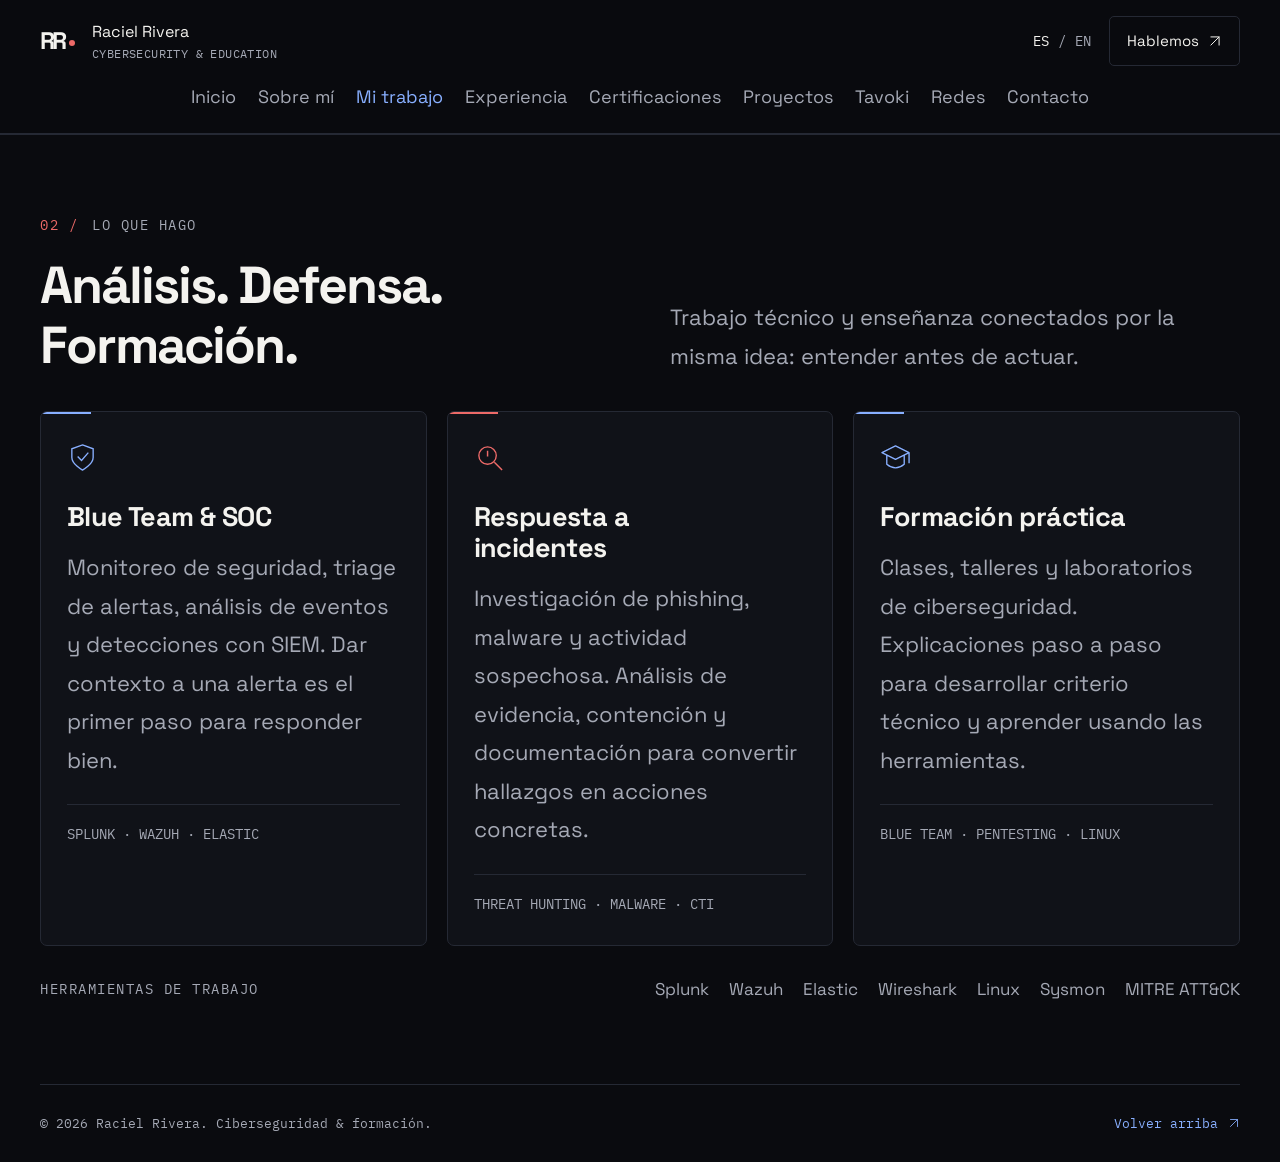
<file: mi-trabajo.html>
<!DOCTYPE html>
<html lang="es"><head><meta charset="utf-8"><meta name="viewport" content="width=device-width, initial-scale=1"><title>Mi trabajo | Raciel Rivera</title><meta name="description" content="Raciel Rivera. Cybersecurity Analyst | Incident Responder. Blue Team, respuesta a incidentes y formación práctica en Tavoki Security. Mi trabajo."><meta name="theme-color" content="#0a0b0f"><link rel="canonical" href="https://racielrivera.com/mi-trabajo.html"><link rel="icon" href="data:image/svg+xml,%3Csvg%20xmlns=%22http://www.w3.org/2000/svg%22%20viewBox=%220%200%2064%2064%22%3E%3Crect%20width=%2264%22%20height=%2264%22%20rx=%2212%22%20fill=%22%230a0b0f%22/%3E%3Ctext%20x=%2210%22%20y=%2242%22%20font-family=%22Arial%22%20font-size=%2233%22%20font-weight=%22700%22%20fill=%22%2388afff%22%3ERR%3C/text%3E%3Ccircle%20cx=%2253%22%20cy=%2249%22%20r=%224%22%20fill=%22%23ed6a68%22/%3E%3C/svg%3E"><meta property="og:type" content="website"><meta property="og:title" content="Mi trabajo | Raciel Rivera"><meta property="og:description" content="Raciel Rivera. Cybersecurity Analyst | Incident Responder. Blue Team, respuesta a incidentes y formación práctica en Tavoki Security. Mi trabajo."><meta property="og:url" content="https://racielrivera.com/mi-trabajo.html"><meta property="og:image" content="https://racielrivera.com/perfil.png"><meta property="og:image:alt" content="Raciel Rivera"><meta name="twitter:card" content="summary"><script>document.documentElement.classList.add('js');</script><script type="application/ld+json">{"@context": "https://schema.org", "@type": "Person", "name": "Raciel Rivera", "url": "https://racielrivera.com/", "jobTitle": "Cybersecurity Analyst | Incident Responder", "sameAs": ["https://www.twitch.tv/r4cielr", "https://www.instagram.com/racielhackerpro777/", "https://www.linkedin.com/in/raciel-rivera/", "https://github.com/b1nario7"]}</script><link rel="stylesheet" href="assets/styles.css"><script src="assets/app.js" defer></script></head><body data-page="expertise">
<a class="skip-link" href="#main"><span data-i18n="skip">Saltar al contenido</span></a>
<header class="site-header"><div class="wrap header-inner">
  <a class="brand" href="index.html" aria-label="Raciel Rivera, inicio"><span class="brand-mark">RR<span class="brand-dot"></span></span><span class="brand-text">Raciel Rivera<small>CYBERSECURITY &amp; EDUCATION</small></span></a>
  <nav class="nav" id="navigation" aria-label="Navegación principal">
    <a href="index.html"><span data-i18n="page.home">Inicio</span></a><a href="sobre-mi.html"><span data-i18n="page.about">Sobre mí</span></a><a href="mi-trabajo.html" class="active" aria-current="page"><span data-i18n="page.expertise">Mi trabajo</span></a><a href="experiencia.html"><span data-i18n="page.experience">Experiencia</span></a><a href="certificaciones.html"><span data-i18n="page.certifications">Certificaciones</span></a><a href="proyectos.html"><span data-i18n="page.projects">Proyectos</span></a><a href="tavoki.html"><span data-i18n="nav.tavoki">Tavoki</span></a><a href="redes.html"><span data-i18n="page.networks">Redes</span></a><a href="contacto.html"><span data-i18n="page.contact">Contacto</span></a></nav>
  <div class="header-actions"><div class="language-switch" role="group" aria-label="Idioma / Language"><button type="button" data-lang="es" aria-pressed="true" aria-label="Español">ES</button><span aria-hidden="true">/</span><button type="button" data-lang="en" aria-pressed="false" aria-label="English">EN</button></div><a class="mini-contact" href="contacto.html"><span data-i18n="nav.contact">Hablemos</span><svg class="icon" viewBox="0 0 24 24" fill="none" aria-hidden="true"><path d="M5 19 19 5M5 5h14v14" stroke="currentColor" stroke-width="1.7" stroke-linecap="round" stroke-linejoin="round"></path></svg></a><button type="button" class="menu-button" aria-controls="navigation" aria-expanded="false" aria-label="Abrir menú"><span></span><span></span></button></div>
</div></header>
<main id="main">
<h1 class="sr-only" data-i18n="page.expertise">Mi trabajo</h1><section id="expertise" class="section"><div class="wrap"><div class="eyebrow"><span class="section-index">02 /</span><span data-i18n="expertise.label">Lo que hago</span></div><div class="section-heading"><h2><span data-i18n="expertise.title">Análisis. Defensa. Formación.</span></h2><p data-i18n="expertise.intro">Trabajo técnico y enseñanza conectados por la misma idea: entender antes de actuar.</p></div>
  <div class="expertise-grid">
    <article class="expertise-card"><svg class="card-symbol" viewBox="0 0 32 32" fill="none" aria-hidden="true"><path d="m16 3 11 4v9c0 7-11 13-11 13S5 23 5 16V7l11-4Z" stroke="currentColor" stroke-width="1.4"></path><path d="m11 15 4 4 7-8" stroke="currentColor" stroke-width="1.4"></path></svg><h3 data-i18n="expertise.blue.title">Blue Team &amp; SOC</h3><p data-i18n="expertise.blue.p">Monitoreo de seguridad, triage de alertas, análisis de eventos y detecciones con SIEM. Dar contexto a una alerta es el primer paso para responder bien.</p><div class="expertise-footer">SPLUNK · WAZUH · ELASTIC</div></article>
    <article class="expertise-card"><svg class="card-symbol" viewBox="0 0 32 32" fill="none" aria-hidden="true"><circle cx="14" cy="14" r="9" stroke="currentColor" stroke-width="1.4"></circle><path d="m21 21 8 8M14 9v6m0 4v.1" stroke="currentColor" stroke-width="1.5"></path></svg><h3 data-i18n="expertise.ir.title">Respuesta a incidentes</h3><p data-i18n="expertise.ir.p">Investigación de phishing, malware y actividad sospechosa. Análisis de evidencia, contención y documentación para convertir hallazgos en acciones concretas.</p><div class="expertise-footer">THREAT HUNTING · MALWARE · CTI</div></article>
    <article class="expertise-card"><svg class="card-symbol" viewBox="0 0 32 32" fill="none" aria-hidden="true"><path d="m2 11 14-7 14 7-14 7-14-7Zm5 3v9c6 5 12 5 18 0v-9M30 11v11" stroke="currentColor" stroke-width="1.4" stroke-linejoin="round"></path></svg><h3 data-i18n="expertise.training.title">Formación práctica</h3><p data-i18n="expertise.training.p">Clases, talleres y laboratorios de ciberseguridad. Explicaciones paso a paso para desarrollar criterio técnico y aprender usando las herramientas.</p><div class="expertise-footer">BLUE TEAM · PENTESTING · LINUX</div></article>
  </div><div class="tools-rail"><span data-i18n="tools.label" class="eyebrow">Herramientas de trabajo</span><div class="tools"><span>Splunk</span><span>Wazuh</span><span>Elastic</span><span>Wireshark</span><span>Linux</span><span>Sysmon</span><span>MITRE ATT&amp;CK</span></div></div>
</div></section>
</main><footer class="wrap footer"><span>© <span id="year">2026</span> Raciel Rivera. <span data-i18n="footer.role">Ciberseguridad &amp; formación.</span></span><a class="back-top" href="#main"><span data-i18n="footer.top">Volver arriba</span><svg class="icon" viewBox="0 0 24 24" fill="none" aria-hidden="true"><path d="M5 19 19 5M5 5h14v14" stroke="currentColor" stroke-width="1.7" stroke-linecap="round" stroke-linejoin="round"></path></svg></a></footer>
</body></html>
</file>
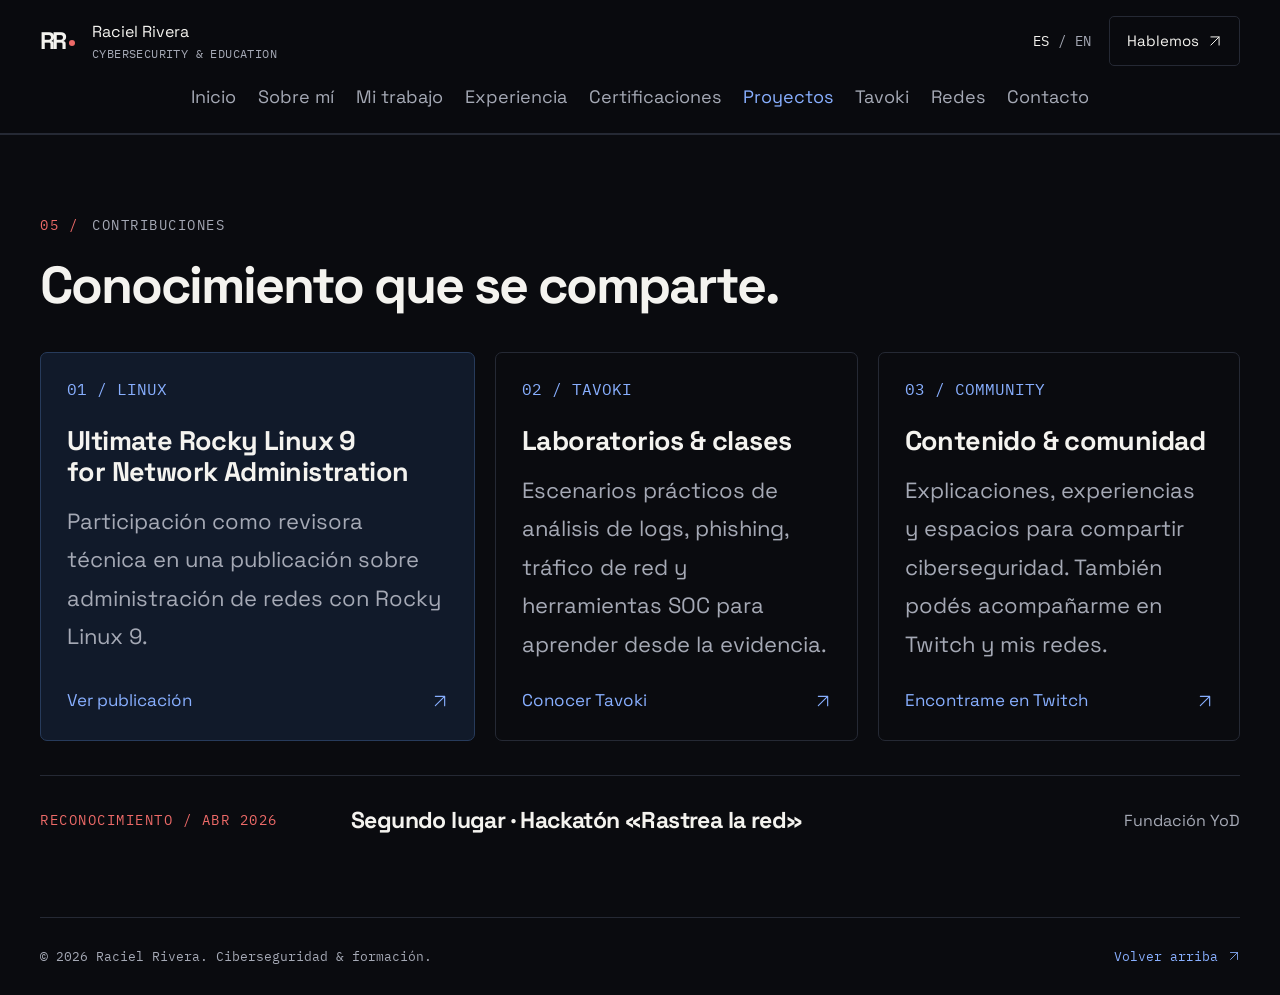
<file: proyectos.html>
<!DOCTYPE html>
<html lang="es"><head><meta charset="utf-8"><meta name="viewport" content="width=device-width, initial-scale=1"><title>Proyectos | Raciel Rivera</title><meta name="description" content="Raciel Rivera. Cybersecurity Analyst | Incident Responder. Blue Team, respuesta a incidentes y formación práctica en Tavoki Security. Proyectos."><meta name="theme-color" content="#0a0b0f"><link rel="canonical" href="https://racielrivera.com/proyectos.html"><link rel="icon" href="data:image/svg+xml,%3Csvg%20xmlns=%22http://www.w3.org/2000/svg%22%20viewBox=%220%200%2064%2064%22%3E%3Crect%20width=%2264%22%20height=%2264%22%20rx=%2212%22%20fill=%22%230a0b0f%22/%3E%3Ctext%20x=%2210%22%20y=%2242%22%20font-family=%22Arial%22%20font-size=%2233%22%20font-weight=%22700%22%20fill=%22%2388afff%22%3ERR%3C/text%3E%3Ccircle%20cx=%2253%22%20cy=%2249%22%20r=%224%22%20fill=%22%23ed6a68%22/%3E%3C/svg%3E"><meta property="og:type" content="website"><meta property="og:title" content="Proyectos | Raciel Rivera"><meta property="og:description" content="Raciel Rivera. Cybersecurity Analyst | Incident Responder. Blue Team, respuesta a incidentes y formación práctica en Tavoki Security. Proyectos."><meta property="og:url" content="https://racielrivera.com/proyectos.html"><meta property="og:image" content="https://racielrivera.com/perfil.png"><meta property="og:image:alt" content="Raciel Rivera"><meta name="twitter:card" content="summary"><script>document.documentElement.classList.add('js');</script><script type="application/ld+json">{"@context": "https://schema.org", "@type": "Person", "name": "Raciel Rivera", "url": "https://racielrivera.com/", "jobTitle": "Cybersecurity Analyst | Incident Responder", "sameAs": ["https://www.twitch.tv/r4cielr", "https://www.instagram.com/racielhackerpro777/", "https://www.linkedin.com/in/raciel-rivera/", "https://github.com/b1nario7"]}</script><link rel="stylesheet" href="assets/styles.css"><script src="assets/app.js" defer></script></head><body data-page="projects">
<a class="skip-link" href="#main"><span data-i18n="skip">Saltar al contenido</span></a>
<header class="site-header"><div class="wrap header-inner">
  <a class="brand" href="index.html" aria-label="Raciel Rivera, inicio"><span class="brand-mark">RR<span class="brand-dot"></span></span><span class="brand-text">Raciel Rivera<small>CYBERSECURITY &amp; EDUCATION</small></span></a>
  <nav class="nav" id="navigation" aria-label="Navegación principal">
    <a href="index.html"><span data-i18n="page.home">Inicio</span></a><a href="sobre-mi.html"><span data-i18n="page.about">Sobre mí</span></a><a href="mi-trabajo.html"><span data-i18n="page.expertise">Mi trabajo</span></a><a href="experiencia.html"><span data-i18n="page.experience">Experiencia</span></a><a href="certificaciones.html"><span data-i18n="page.certifications">Certificaciones</span></a><a href="proyectos.html" class="active" aria-current="page"><span data-i18n="page.projects">Proyectos</span></a><a href="tavoki.html"><span data-i18n="nav.tavoki">Tavoki</span></a><a href="redes.html"><span data-i18n="page.networks">Redes</span></a><a href="contacto.html"><span data-i18n="page.contact">Contacto</span></a></nav>
  <div class="header-actions"><div class="language-switch" role="group" aria-label="Idioma / Language"><button type="button" data-lang="es" aria-pressed="true" aria-label="Español">ES</button><span aria-hidden="true">/</span><button type="button" data-lang="en" aria-pressed="false" aria-label="English">EN</button></div><a class="mini-contact" href="contacto.html"><span data-i18n="nav.contact">Hablemos</span><svg class="icon" viewBox="0 0 24 24" fill="none" aria-hidden="true"><path d="M5 19 19 5M5 5h14v14" stroke="currentColor" stroke-width="1.7" stroke-linecap="round" stroke-linejoin="round"></path></svg></a><button type="button" class="menu-button" aria-controls="navigation" aria-expanded="false" aria-label="Abrir menú"><span></span><span></span></button></div>
</div></header>
<main id="main">
<h1 class="sr-only" data-i18n="page.projects">Proyectos</h1><section id="projects" class="section"><div class="wrap"><div class="eyebrow"><span class="section-index">05 /</span><span data-i18n="projects.label">Contribuciones</span></div><div class="section-heading"><h2><span data-i18n="projects.title">Conocimiento que se comparte.</span></h2></div><div class="project-grid">
 <article class="project-card featured"><span class="project-no">01 / LINUX</span><h3>Ultimate Rocky Linux 9<br>for Network Administration</h3><p data-i18n="projects.book.p">Participación como revisora técnica en una publicación sobre administración de redes con Rocky Linux 9.</p><a href="https://www.amazon.es/Ultimate-Rocky-Linux-Network-Administration/dp/9349888165" target="_blank" rel="noopener noreferrer"><span data-i18n="projects.book.cta">Ver publicación</span><svg class="icon" viewBox="0 0 24 24" fill="none" aria-hidden="true"><path d="M5 19 19 5M5 5h14v14" stroke="currentColor" stroke-width="1.7" stroke-linecap="round" stroke-linejoin="round"></path></svg></a></article>
 <article class="project-card"><span class="project-no">02 / TAVOKI</span><h3 data-i18n="projects.labs.title">Laboratorios &amp; clases</h3><p data-i18n="projects.labs.p">Escenarios prácticos de análisis de logs, phishing, tráfico de red y herramientas SOC para aprender desde la evidencia.</p><a href="tavoki.html"><span data-i18n="projects.labs.cta">Conocer Tavoki</span><svg class="icon" viewBox="0 0 24 24" fill="none" aria-hidden="true"><path d="M5 19 19 5M5 5h14v14" stroke="currentColor" stroke-width="1.7" stroke-linecap="round" stroke-linejoin="round"></path></svg></a></article>
 <article class="project-card"><span class="project-no">03 / COMMUNITY</span><h3 data-i18n="projects.community.title">Contenido &amp; comunidad</h3><p data-i18n="projects.community.p">Explicaciones, experiencias y espacios para compartir ciberseguridad. También podés acompañarme en Twitch y mis redes.</p><a href="https://www.twitch.tv/r4cielr" target="_blank" rel="noopener noreferrer"><span data-i18n="projects.community.cta">Encontrame en Twitch</span><svg class="icon" viewBox="0 0 24 24" fill="none" aria-hidden="true"><path d="M5 19 19 5M5 5h14v14" stroke="currentColor" stroke-width="1.7" stroke-linecap="round" stroke-linejoin="round"></path></svg></a></article>
</div><aside class="award"><span class="eyebrow red"><span data-i18n="award.label">RECONOCIMIENTO / ABR 2026</span></span><h3><span data-i18n="award.title">Segundo lugar · Hackatón «Rastrea la red»</span></h3><p>Fundación YoD</p></aside></div></section>
</main><footer class="wrap footer"><span>© <span id="year">2026</span> Raciel Rivera. <span data-i18n="footer.role">Ciberseguridad &amp; formación.</span></span><a class="back-top" href="#main"><span data-i18n="footer.top">Volver arriba</span><svg class="icon" viewBox="0 0 24 24" fill="none" aria-hidden="true"><path d="M5 19 19 5M5 5h14v14" stroke="currentColor" stroke-width="1.7" stroke-linecap="round" stroke-linejoin="round"></path></svg></a></footer>
</body></html>
</file>
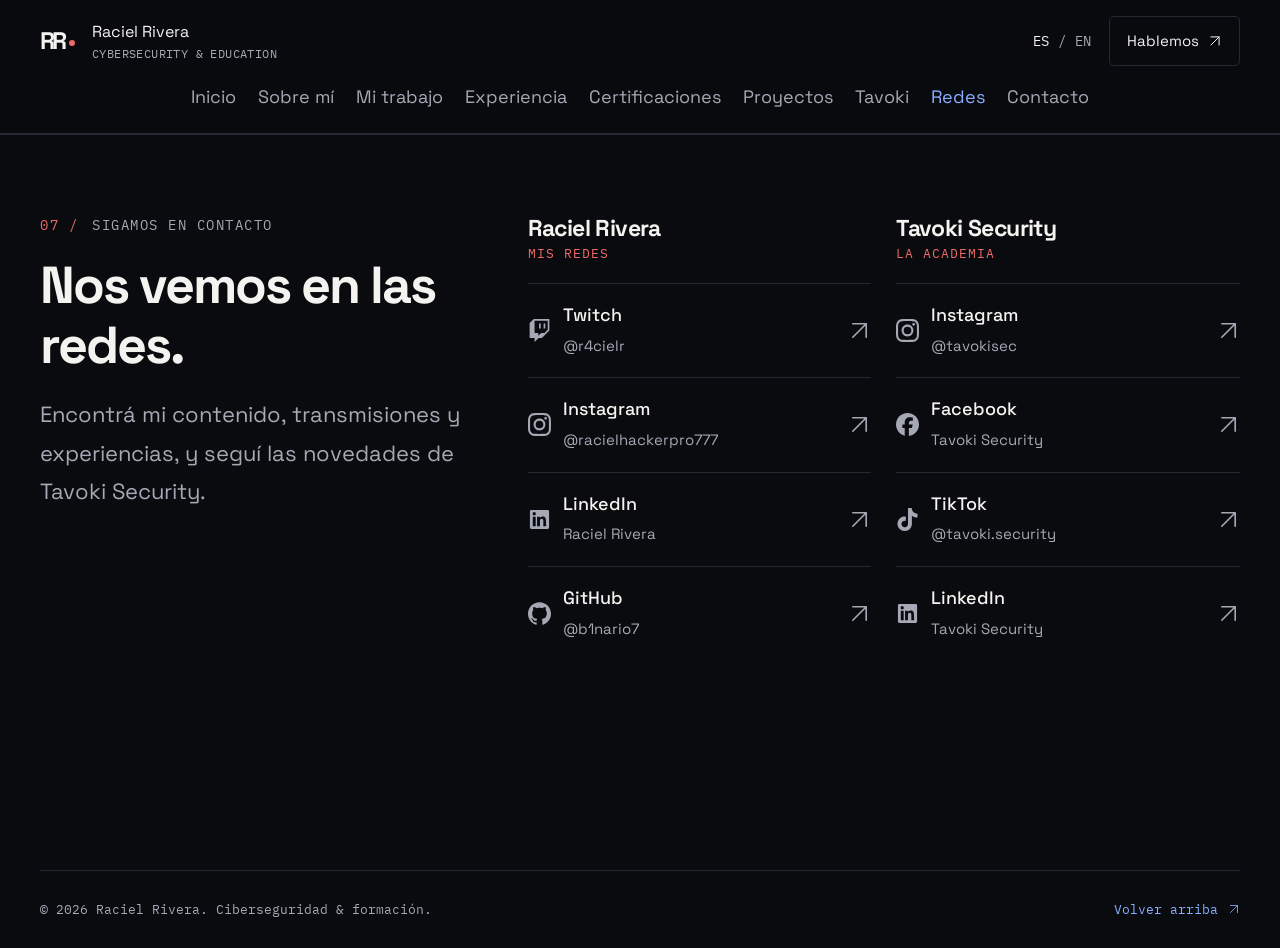
<file: redes.html>
<!DOCTYPE html>
<html lang="es"><head><meta charset="utf-8"><meta name="viewport" content="width=device-width, initial-scale=1"><title>Redes | Raciel Rivera</title><meta name="description" content="Raciel Rivera. Cybersecurity Analyst | Incident Responder. Blue Team, respuesta a incidentes y formación práctica en Tavoki Security. Redes."><meta name="theme-color" content="#0a0b0f"><link rel="canonical" href="https://racielrivera.com/redes.html"><link rel="icon" href="data:image/svg+xml,%3Csvg%20xmlns=%22http://www.w3.org/2000/svg%22%20viewBox=%220%200%2064%2064%22%3E%3Crect%20width=%2264%22%20height=%2264%22%20rx=%2212%22%20fill=%22%230a0b0f%22/%3E%3Ctext%20x=%2210%22%20y=%2242%22%20font-family=%22Arial%22%20font-size=%2233%22%20font-weight=%22700%22%20fill=%22%2388afff%22%3ERR%3C/text%3E%3Ccircle%20cx=%2253%22%20cy=%2249%22%20r=%224%22%20fill=%22%23ed6a68%22/%3E%3C/svg%3E"><meta property="og:type" content="website"><meta property="og:title" content="Redes | Raciel Rivera"><meta property="og:description" content="Raciel Rivera. Cybersecurity Analyst | Incident Responder. Blue Team, respuesta a incidentes y formación práctica en Tavoki Security. Redes."><meta property="og:url" content="https://racielrivera.com/redes.html"><meta property="og:image" content="https://racielrivera.com/perfil.png"><meta property="og:image:alt" content="Raciel Rivera"><meta name="twitter:card" content="summary"><script>document.documentElement.classList.add('js');</script><script type="application/ld+json">{"@context": "https://schema.org", "@type": "Person", "name": "Raciel Rivera", "url": "https://racielrivera.com/", "jobTitle": "Cybersecurity Analyst | Incident Responder", "sameAs": ["https://www.twitch.tv/r4cielr", "https://www.instagram.com/racielhackerpro777/", "https://www.linkedin.com/in/raciel-rivera/", "https://github.com/b1nario7"]}</script><link rel="stylesheet" href="assets/styles.css"><script src="assets/app.js" defer></script></head><body data-page="networks">
<a class="skip-link" href="#main"><span data-i18n="skip">Saltar al contenido</span></a>
<header class="site-header"><div class="wrap header-inner">
  <a class="brand" href="index.html" aria-label="Raciel Rivera, inicio"><span class="brand-mark">RR<span class="brand-dot"></span></span><span class="brand-text">Raciel Rivera<small>CYBERSECURITY &amp; EDUCATION</small></span></a>
  <nav class="nav" id="navigation" aria-label="Navegación principal">
    <a href="index.html"><span data-i18n="page.home">Inicio</span></a><a href="sobre-mi.html"><span data-i18n="page.about">Sobre mí</span></a><a href="mi-trabajo.html"><span data-i18n="page.expertise">Mi trabajo</span></a><a href="experiencia.html"><span data-i18n="page.experience">Experiencia</span></a><a href="certificaciones.html"><span data-i18n="page.certifications">Certificaciones</span></a><a href="proyectos.html"><span data-i18n="page.projects">Proyectos</span></a><a href="tavoki.html"><span data-i18n="nav.tavoki">Tavoki</span></a><a href="redes.html" class="active" aria-current="page"><span data-i18n="page.networks">Redes</span></a><a href="contacto.html"><span data-i18n="page.contact">Contacto</span></a></nav>
  <div class="header-actions"><div class="language-switch" role="group" aria-label="Idioma / Language"><button type="button" data-lang="es" aria-pressed="true" aria-label="Español">ES</button><span aria-hidden="true">/</span><button type="button" data-lang="en" aria-pressed="false" aria-label="English">EN</button></div><a class="mini-contact" href="contacto.html"><span data-i18n="nav.contact">Hablemos</span><svg class="icon" viewBox="0 0 24 24" fill="none" aria-hidden="true"><path d="M5 19 19 5M5 5h14v14" stroke="currentColor" stroke-width="1.7" stroke-linecap="round" stroke-linejoin="round"></path></svg></a><button type="button" class="menu-button" aria-controls="navigation" aria-expanded="false" aria-label="Abrir menú"><span></span><span></span></button></div>
</div></header>
<main id="main">
<h1 class="sr-only" data-i18n="page.networks">Redes</h1><section id="networks" class="section"><div class="wrap network-layout"><div class="network-intro"><div class="eyebrow"><span class="section-index">07 /</span><span data-i18n="networks.label">Sigamos en contacto</span></div><h2><span data-i18n="networks.title">Nos vemos en las redes.</span></h2><p data-i18n="networks.p">Encontrá mi contenido, transmisiones y experiencias, y seguí las novedades de Tavoki Security.</p></div><div class="network-groups"><div><h3>Raciel Rivera<span class="red"><span data-i18n="networks.personal">MIS REDES</span></span></h3><a class="social-link twitch" href="https://www.twitch.tv/r4cielr" target="_blank" rel="noopener noreferrer" aria-label="Twitch · Raciel Rivera"><svg class="icon" fill="currentColor" aria-hidden="true" focusable="false" viewBox="0 0 24 24" xmlns="http://www.w3.org/2000/svg"><path d="M11.571 4.714h1.715v5.143H11.57zm4.715 0H18v5.143h-1.714zM6 0L1.714 4.286v15.428h5.143V24l4.286-4.286h3.428L22.286 12V0zm14.571 11.143l-3.428 3.428h-3.429l-3 3v-3H6.857V1.714h13.714Z"></path></svg>
<span class="social-copy"><strong>Twitch</strong><small>@r4cielr</small></span><svg class="icon social-arrow" viewBox="0 0 24 24" fill="none" aria-hidden="true"><path d="M5 19 19 5M5 5h14v14" stroke="currentColor" stroke-width="1.7" stroke-linecap="round" stroke-linejoin="round"></path></svg></a><a class="social-link instagram" href="https://www.instagram.com/racielhackerpro777/" target="_blank" rel="noopener noreferrer" aria-label="Instagram · Raciel Rivera"><svg class="icon" fill="currentColor" aria-hidden="true" focusable="false" viewBox="0 0 24 24" xmlns="http://www.w3.org/2000/svg"><path d="M7.0301.084c-1.2768.0602-2.1487.264-2.911.5634-.7888.3075-1.4575.72-2.1228 1.3877-.6652.6677-1.075 1.3368-1.3802 2.127-.2954.7638-.4956 1.6365-.552 2.914-.0564 1.2775-.0689 1.6882-.0626 4.947.0062 3.2586.0206 3.6671.0825 4.9473.061 1.2765.264 2.1482.5635 2.9107.308.7889.72 1.4573 1.388 2.1228.6679.6655 1.3365 1.0743 2.1285 1.38.7632.295 1.6361.4961 2.9134.552 1.2773.056 1.6884.069 4.9462.0627 3.2578-.0062 3.668-.0207 4.9478-.0814 1.28-.0607 2.147-.2652 2.9098-.5633.7889-.3086 1.4578-.72 2.1228-1.3881.665-.6682 1.0745-1.3378 1.3795-2.1284.2957-.7632.4966-1.636.552-2.9124.056-1.2809.0692-1.6898.063-4.948-.0063-3.2583-.021-3.6668-.0817-4.9465-.0607-1.2797-.264-2.1487-.5633-2.9117-.3084-.7889-.72-1.4568-1.3876-2.1228C21.2982 1.33 20.628.9208 19.8378.6165 19.074.321 18.2017.1197 16.9244.0645 15.6471.0093 15.236-.005 11.977.0014 8.718.0076 8.31.0215 7.0301.0839m.1402 21.6932c-1.17-.0509-1.8053-.2453-2.2287-.408-.5606-.216-.96-.4771-1.3819-.895-.422-.4178-.6811-.8186-.9-1.378-.1644-.4234-.3624-1.058-.4171-2.228-.0595-1.2645-.072-1.6442-.079-4.848-.007-3.2037.0053-3.583.0607-4.848.05-1.169.2456-1.805.408-2.2282.216-.5613.4762-.96.895-1.3816.4188-.4217.8184-.6814 1.3783-.9003.423-.1651 1.0575-.3614 2.227-.4171 1.2655-.06 1.6447-.072 4.848-.079 3.2033-.007 3.5835.005 4.8495.0608 1.169.0508 1.8053.2445 2.228.408.5608.216.96.4754 1.3816.895.4217.4194.6816.8176.9005 1.3787.1653.4217.3617 1.056.4169 2.2263.0602 1.2655.0739 1.645.0796 4.848.0058 3.203-.0055 3.5834-.061 4.848-.051 1.17-.245 1.8055-.408 2.2294-.216.5604-.4763.96-.8954 1.3814-.419.4215-.8181.6811-1.3783.9-.4224.1649-1.0577.3617-2.2262.4174-1.2656.0595-1.6448.072-4.8493.079-3.2045.007-3.5825-.006-4.848-.0608M16.953 5.5864A1.44 1.44 0 1 0 18.39 4.144a1.44 1.44 0 0 0-1.437 1.4424M5.8385 12.012c.0067 3.4032 2.7706 6.1557 6.173 6.1493 3.4026-.0065 6.157-2.7701 6.1506-6.1733-.0065-3.4032-2.771-6.1565-6.174-6.1498-3.403.0067-6.156 2.771-6.1496 6.1738M8 12.0077a4 4 0 1 1 4.008 3.9921A3.9996 3.9996 0 0 1 8 12.0077"></path></svg>
<span class="social-copy"><strong>Instagram</strong><small>@racielhackerpro777</small></span><svg class="icon social-arrow" viewBox="0 0 24 24" fill="none" aria-hidden="true"><path d="M5 19 19 5M5 5h14v14" stroke="currentColor" stroke-width="1.7" stroke-linecap="round" stroke-linejoin="round"></path></svg></a><a class="social-link linkedin" href="https://www.linkedin.com/in/raciel-rivera/" target="_blank" rel="noopener noreferrer" aria-label="LinkedIn · Raciel Rivera"><svg class="icon" viewBox="0 0 24 24" fill="currentColor" aria-hidden="true"><path d="M20.45 2H3.55A1.55 1.55 0 0 0 2 3.55v16.9A1.55 1.55 0 0 0 3.55 22h16.9A1.55 1.55 0 0 0 22 20.45V3.55A1.55 1.55 0 0 0 20.45 2ZM8 19H5V9h3ZM6.5 7.7a1.7 1.7 0 1 1 0-3.4 1.7 1.7 0 0 1 0 3.4ZM19 19h-3v-5.1c0-1.2-.02-2.7-1.65-2.7-1.65 0-1.9 1.28-1.9 2.62V19H9.5V9h2.83v1.37h.04c.4-.75 1.36-1.54 2.79-1.54 2.98 0 3.54 1.96 3.54 4.5Z"></path></svg><span class="social-copy"><strong>LinkedIn</strong><small>Raciel Rivera</small></span><svg class="icon social-arrow" viewBox="0 0 24 24" fill="none" aria-hidden="true"><path d="M5 19 19 5M5 5h14v14" stroke="currentColor" stroke-width="1.7" stroke-linecap="round" stroke-linejoin="round"></path></svg></a><a class="social-link github" href="https://github.com/b1nario7" target="_blank" rel="noopener noreferrer" aria-label="GitHub · Raciel Rivera"><svg class="icon" fill="currentColor" aria-hidden="true" focusable="false" viewBox="0 0 24 24" xmlns="http://www.w3.org/2000/svg"><path d="M12 .297c-6.63 0-12 5.373-12 12 0 5.303 3.438 9.8 8.205 11.385.6.113.82-.258.82-.577 0-.285-.01-1.04-.015-2.04-3.338.724-4.042-1.61-4.042-1.61C4.422 18.07 3.633 17.7 3.633 17.7c-1.087-.744.084-.729.084-.729 1.205.084 1.838 1.236 1.838 1.236 1.07 1.835 2.809 1.305 3.495.998.108-.776.417-1.305.76-1.605-2.665-.3-5.466-1.332-5.466-5.93 0-1.31.465-2.38 1.235-3.22-.135-.303-.54-1.523.105-3.176 0 0 1.005-.322 3.3 1.23.96-.267 1.98-.399 3-.405 1.02.006 2.04.138 3 .405 2.28-1.552 3.285-1.23 3.285-1.23.645 1.653.24 2.873.12 3.176.765.84 1.23 1.91 1.23 3.22 0 4.61-2.805 5.625-5.475 5.92.42.36.81 1.096.81 2.22 0 1.606-.015 2.896-.015 3.286 0 .315.21.69.825.57C20.565 22.092 24 17.592 24 12.297c0-6.627-5.373-12-12-12"></path></svg>
<span class="social-copy"><strong>GitHub</strong><small>@b1nario7</small></span><svg class="icon social-arrow" viewBox="0 0 24 24" fill="none" aria-hidden="true"><path d="M5 19 19 5M5 5h14v14" stroke="currentColor" stroke-width="1.7" stroke-linecap="round" stroke-linejoin="round"></path></svg></a></div><div><h3>Tavoki Security<span class="red"><span data-i18n="networks.academy">LA ACADEMIA</span></span></h3><a class="social-link instagram" href="https://www.instagram.com/tavokisec/" target="_blank" rel="noopener noreferrer" aria-label="Instagram · Tavoki Security"><svg class="icon" fill="currentColor" aria-hidden="true" focusable="false" viewBox="0 0 24 24" xmlns="http://www.w3.org/2000/svg"><path d="M7.0301.084c-1.2768.0602-2.1487.264-2.911.5634-.7888.3075-1.4575.72-2.1228 1.3877-.6652.6677-1.075 1.3368-1.3802 2.127-.2954.7638-.4956 1.6365-.552 2.914-.0564 1.2775-.0689 1.6882-.0626 4.947.0062 3.2586.0206 3.6671.0825 4.9473.061 1.2765.264 2.1482.5635 2.9107.308.7889.72 1.4573 1.388 2.1228.6679.6655 1.3365 1.0743 2.1285 1.38.7632.295 1.6361.4961 2.9134.552 1.2773.056 1.6884.069 4.9462.0627 3.2578-.0062 3.668-.0207 4.9478-.0814 1.28-.0607 2.147-.2652 2.9098-.5633.7889-.3086 1.4578-.72 2.1228-1.3881.665-.6682 1.0745-1.3378 1.3795-2.1284.2957-.7632.4966-1.636.552-2.9124.056-1.2809.0692-1.6898.063-4.948-.0063-3.2583-.021-3.6668-.0817-4.9465-.0607-1.2797-.264-2.1487-.5633-2.9117-.3084-.7889-.72-1.4568-1.3876-2.1228C21.2982 1.33 20.628.9208 19.8378.6165 19.074.321 18.2017.1197 16.9244.0645 15.6471.0093 15.236-.005 11.977.0014 8.718.0076 8.31.0215 7.0301.0839m.1402 21.6932c-1.17-.0509-1.8053-.2453-2.2287-.408-.5606-.216-.96-.4771-1.3819-.895-.422-.4178-.6811-.8186-.9-1.378-.1644-.4234-.3624-1.058-.4171-2.228-.0595-1.2645-.072-1.6442-.079-4.848-.007-3.2037.0053-3.583.0607-4.848.05-1.169.2456-1.805.408-2.2282.216-.5613.4762-.96.895-1.3816.4188-.4217.8184-.6814 1.3783-.9003.423-.1651 1.0575-.3614 2.227-.4171 1.2655-.06 1.6447-.072 4.848-.079 3.2033-.007 3.5835.005 4.8495.0608 1.169.0508 1.8053.2445 2.228.408.5608.216.96.4754 1.3816.895.4217.4194.6816.8176.9005 1.3787.1653.4217.3617 1.056.4169 2.2263.0602 1.2655.0739 1.645.0796 4.848.0058 3.203-.0055 3.5834-.061 4.848-.051 1.17-.245 1.8055-.408 2.2294-.216.5604-.4763.96-.8954 1.3814-.419.4215-.8181.6811-1.3783.9-.4224.1649-1.0577.3617-2.2262.4174-1.2656.0595-1.6448.072-4.8493.079-3.2045.007-3.5825-.006-4.848-.0608M16.953 5.5864A1.44 1.44 0 1 0 18.39 4.144a1.44 1.44 0 0 0-1.437 1.4424M5.8385 12.012c.0067 3.4032 2.7706 6.1557 6.173 6.1493 3.4026-.0065 6.157-2.7701 6.1506-6.1733-.0065-3.4032-2.771-6.1565-6.174-6.1498-3.403.0067-6.156 2.771-6.1496 6.1738M8 12.0077a4 4 0 1 1 4.008 3.9921A3.9996 3.9996 0 0 1 8 12.0077"></path></svg>
<span class="social-copy"><strong>Instagram</strong><small>@tavokisec</small></span><svg class="icon social-arrow" viewBox="0 0 24 24" fill="none" aria-hidden="true"><path d="M5 19 19 5M5 5h14v14" stroke="currentColor" stroke-width="1.7" stroke-linecap="round" stroke-linejoin="round"></path></svg></a><a class="social-link facebook" href="https://www.facebook.com/share/19YMB7kGv9/" target="_blank" rel="noopener noreferrer" aria-label="Facebook · Tavoki Security"><svg class="icon" fill="currentColor" aria-hidden="true" focusable="false" viewBox="0 0 24 24" xmlns="http://www.w3.org/2000/svg"><path d="M9.101 23.691v-7.98H6.627v-3.667h2.474v-1.58c0-4.085 1.848-5.978 5.858-5.978.401 0 .955.042 1.468.103a8.68 8.68 0 0 1 1.141.195v3.325a8.623 8.623 0 0 0-.653-.036 26.805 26.805 0 0 0-.733-.009c-.707 0-1.259.096-1.675.309a1.686 1.686 0 0 0-.679.622c-.258.42-.374.995-.374 1.752v1.297h3.919l-.386 2.103-.287 1.564h-3.246v8.245C19.396 23.238 24 18.179 24 12.044c0-6.627-5.373-12-12-12s-12 5.373-12 12c0 5.628 3.874 10.35 9.101 11.647Z"></path></svg>
<span class="social-copy"><strong>Facebook</strong><small>Tavoki Security</small></span><svg class="icon social-arrow" viewBox="0 0 24 24" fill="none" aria-hidden="true"><path d="M5 19 19 5M5 5h14v14" stroke="currentColor" stroke-width="1.7" stroke-linecap="round" stroke-linejoin="round"></path></svg></a><a class="social-link tiktok" href="https://www.tiktok.com/@tavoki.security" target="_blank" rel="noopener noreferrer" aria-label="TikTok · Tavoki Security"><svg class="icon" fill="currentColor" aria-hidden="true" focusable="false" viewBox="0 0 24 24" xmlns="http://www.w3.org/2000/svg"><path d="M12.525.02c1.31-.02 2.61-.01 3.91-.02.08 1.53.63 3.09 1.75 4.17 1.12 1.11 2.7 1.62 4.24 1.79v4.03c-1.44-.05-2.89-.35-4.2-.97-.57-.26-1.1-.59-1.62-.93-.01 2.92.01 5.84-.02 8.75-.08 1.4-.54 2.79-1.35 3.94-1.31 1.92-3.58 3.17-5.91 3.21-1.43.08-2.86-.31-4.08-1.03-2.02-1.19-3.44-3.37-3.65-5.71-.02-.5-.03-1-.01-1.49.18-1.9 1.12-3.72 2.58-4.96 1.66-1.44 3.98-2.13 6.15-1.72.02 1.48-.04 2.96-.04 4.44-.99-.32-2.15-.23-3.02.37-.63.41-1.11 1.04-1.36 1.75-.21.51-.15 1.07-.14 1.61.24 1.64 1.82 3.02 3.5 2.87 1.12-.01 2.19-.66 2.77-1.61.19-.33.4-.67.41-1.06.1-1.79.06-3.57.07-5.36.01-4.03-.01-8.05.02-12.07z"></path></svg>
<span class="social-copy"><strong>TikTok</strong><small>@tavoki.security</small></span><svg class="icon social-arrow" viewBox="0 0 24 24" fill="none" aria-hidden="true"><path d="M5 19 19 5M5 5h14v14" stroke="currentColor" stroke-width="1.7" stroke-linecap="round" stroke-linejoin="round"></path></svg></a><a class="social-link linkedin" href="https://www.linkedin.com/company/tavoki-security" target="_blank" rel="noopener noreferrer" aria-label="LinkedIn · Tavoki Security"><svg class="icon" viewBox="0 0 24 24" fill="currentColor" aria-hidden="true"><path d="M20.45 2H3.55A1.55 1.55 0 0 0 2 3.55v16.9A1.55 1.55 0 0 0 3.55 22h16.9A1.55 1.55 0 0 0 22 20.45V3.55A1.55 1.55 0 0 0 20.45 2ZM8 19H5V9h3ZM6.5 7.7a1.7 1.7 0 1 1 0-3.4 1.7 1.7 0 0 1 0 3.4ZM19 19h-3v-5.1c0-1.2-.02-2.7-1.65-2.7-1.65 0-1.9 1.28-1.9 2.62V19H9.5V9h2.83v1.37h.04c.4-.75 1.36-1.54 2.79-1.54 2.98 0 3.54 1.96 3.54 4.5Z"></path></svg><span class="social-copy"><strong>LinkedIn</strong><small>Tavoki Security</small></span><svg class="icon social-arrow" viewBox="0 0 24 24" fill="none" aria-hidden="true"><path d="M5 19 19 5M5 5h14v14" stroke="currentColor" stroke-width="1.7" stroke-linecap="round" stroke-linejoin="round"></path></svg></a></div></div></div></section>
</main><footer class="wrap footer"><span>© <span id="year">2026</span> Raciel Rivera. <span data-i18n="footer.role">Ciberseguridad &amp; formación.</span></span><a class="back-top" href="#main"><span data-i18n="footer.top">Volver arriba</span><svg class="icon" viewBox="0 0 24 24" fill="none" aria-hidden="true"><path d="M5 19 19 5M5 5h14v14" stroke="currentColor" stroke-width="1.7" stroke-linecap="round" stroke-linejoin="round"></path></svg></a></footer>
</body></html>
</file>
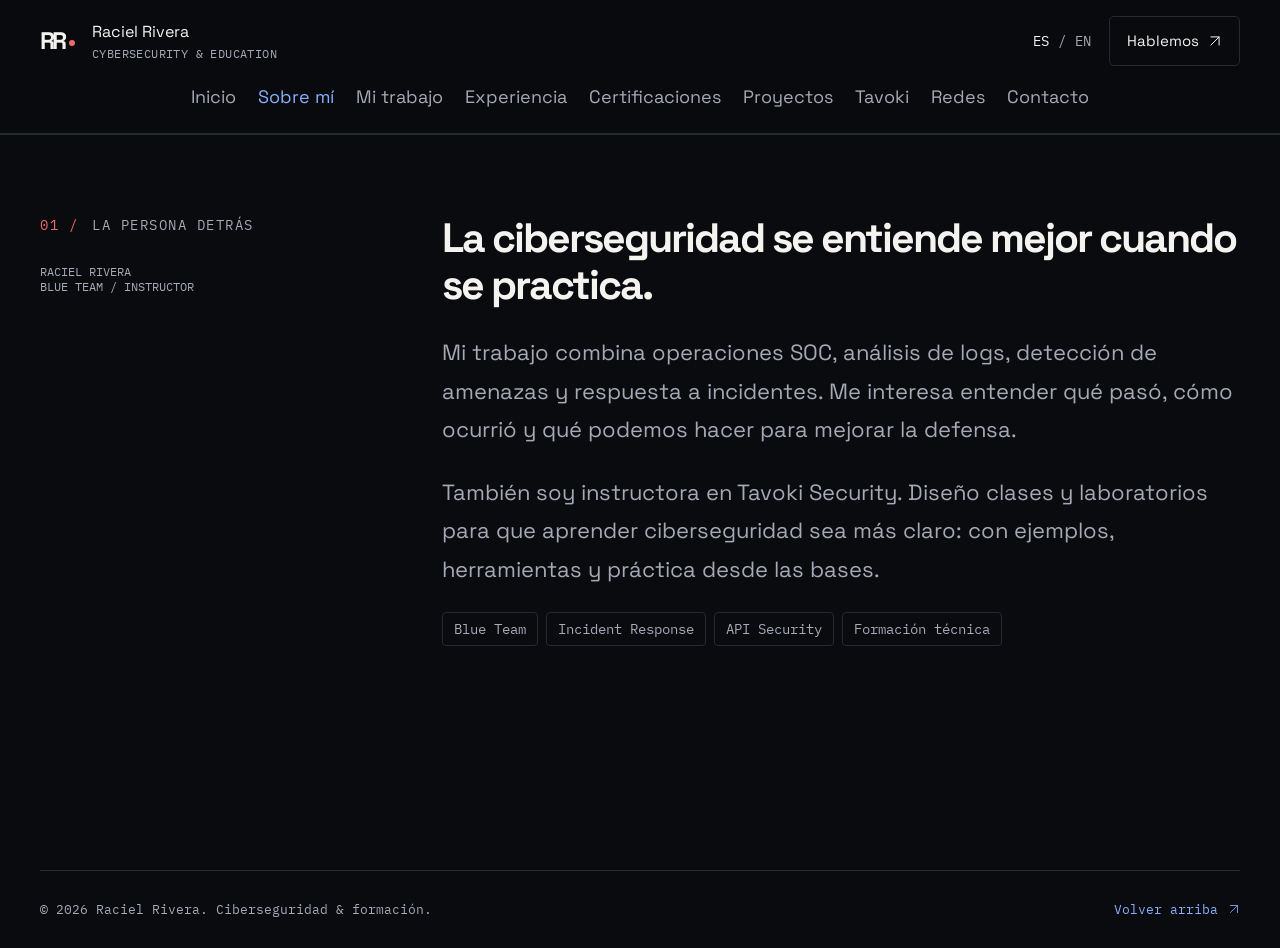
<file: sobre-mi.html>
<!DOCTYPE html>
<html lang="es"><head><meta charset="utf-8"><meta name="viewport" content="width=device-width, initial-scale=1"><title>Sobre mí | Raciel Rivera</title><meta name="description" content="Raciel Rivera. Cybersecurity Analyst | Incident Responder. Blue Team, respuesta a incidentes y formación práctica en Tavoki Security. Sobre mí."><meta name="theme-color" content="#0a0b0f"><link rel="canonical" href="https://racielrivera.com/sobre-mi.html"><link rel="icon" href="data:image/svg+xml,%3Csvg%20xmlns=%22http://www.w3.org/2000/svg%22%20viewBox=%220%200%2064%2064%22%3E%3Crect%20width=%2264%22%20height=%2264%22%20rx=%2212%22%20fill=%22%230a0b0f%22/%3E%3Ctext%20x=%2210%22%20y=%2242%22%20font-family=%22Arial%22%20font-size=%2233%22%20font-weight=%22700%22%20fill=%22%2388afff%22%3ERR%3C/text%3E%3Ccircle%20cx=%2253%22%20cy=%2249%22%20r=%224%22%20fill=%22%23ed6a68%22/%3E%3C/svg%3E"><meta property="og:type" content="website"><meta property="og:title" content="Sobre mí | Raciel Rivera"><meta property="og:description" content="Raciel Rivera. Cybersecurity Analyst | Incident Responder. Blue Team, respuesta a incidentes y formación práctica en Tavoki Security. Sobre mí."><meta property="og:url" content="https://racielrivera.com/sobre-mi.html"><meta property="og:image" content="https://racielrivera.com/perfil.png"><meta property="og:image:alt" content="Raciel Rivera"><meta name="twitter:card" content="summary"><script>document.documentElement.classList.add('js');</script><script type="application/ld+json">{"@context": "https://schema.org", "@type": "Person", "name": "Raciel Rivera", "url": "https://racielrivera.com/", "jobTitle": "Cybersecurity Analyst | Incident Responder", "sameAs": ["https://www.twitch.tv/r4cielr", "https://www.instagram.com/racielhackerpro777/", "https://www.linkedin.com/in/raciel-rivera/", "https://github.com/b1nario7"]}</script><link rel="stylesheet" href="assets/styles.css"><script src="assets/app.js" defer></script></head><body data-page="about">
<a class="skip-link" href="#main"><span data-i18n="skip">Saltar al contenido</span></a>
<header class="site-header"><div class="wrap header-inner">
  <a class="brand" href="index.html" aria-label="Raciel Rivera, inicio"><span class="brand-mark">RR<span class="brand-dot"></span></span><span class="brand-text">Raciel Rivera<small>CYBERSECURITY &amp; EDUCATION</small></span></a>
  <nav class="nav" id="navigation" aria-label="Navegación principal">
    <a href="index.html"><span data-i18n="page.home">Inicio</span></a><a href="sobre-mi.html" class="active" aria-current="page"><span data-i18n="page.about">Sobre mí</span></a><a href="mi-trabajo.html"><span data-i18n="page.expertise">Mi trabajo</span></a><a href="experiencia.html"><span data-i18n="page.experience">Experiencia</span></a><a href="certificaciones.html"><span data-i18n="page.certifications">Certificaciones</span></a><a href="proyectos.html"><span data-i18n="page.projects">Proyectos</span></a><a href="tavoki.html"><span data-i18n="nav.tavoki">Tavoki</span></a><a href="redes.html"><span data-i18n="page.networks">Redes</span></a><a href="contacto.html"><span data-i18n="page.contact">Contacto</span></a></nav>
  <div class="header-actions"><div class="language-switch" role="group" aria-label="Idioma / Language"><button type="button" data-lang="es" aria-pressed="true" aria-label="Español">ES</button><span aria-hidden="true">/</span><button type="button" data-lang="en" aria-pressed="false" aria-label="English">EN</button></div><a class="mini-contact" href="contacto.html"><span data-i18n="nav.contact">Hablemos</span><svg class="icon" viewBox="0 0 24 24" fill="none" aria-hidden="true"><path d="M5 19 19 5M5 5h14v14" stroke="currentColor" stroke-width="1.7" stroke-linecap="round" stroke-linejoin="round"></path></svg></a><button type="button" class="menu-button" aria-controls="navigation" aria-expanded="false" aria-label="Abrir menú"><span></span><span></span></button></div>
</div></header>
<main id="main">
<h1 class="sr-only" data-i18n="page.about">Sobre mí</h1><section id="about" class="section"><div class="wrap about-layout"><div><div class="eyebrow"><span class="section-index">01 /</span><span data-i18n="about.label">La persona detrás</span></div><p class="about-name">RACIEL RIVERA<br>BLUE TEAM / INSTRUCTOR</p></div><div class="about-copy">
  <h2><span data-i18n="about.title">La ciberseguridad se entiende mejor cuando se practica.</span></h2>
  <p data-i18n="about.p1">Mi trabajo combina operaciones SOC, análisis de logs, detección de amenazas y respuesta a incidentes. Me interesa entender qué pasó, cómo ocurrió y qué podemos hacer para mejorar la defensa.</p>
  <p data-i18n="about.p2">También soy instructora en Tavoki Security. Diseño clases y laboratorios para que aprender ciberseguridad sea más claro: con ejemplos, herramientas y práctica desde las bases.</p>
  <div class="about-tags"><span class="tag">Blue Team</span><span class="tag">Incident Response</span><span class="tag">API Security</span><span class="tag"><span data-i18n="about.tag">Formación técnica</span></span></div>
</div></div></section>
</main><footer class="wrap footer"><span>© <span id="year">2026</span> Raciel Rivera. <span data-i18n="footer.role">Ciberseguridad &amp; formación.</span></span><a class="back-top" href="#main"><span data-i18n="footer.top">Volver arriba</span><svg class="icon" viewBox="0 0 24 24" fill="none" aria-hidden="true"><path d="M5 19 19 5M5 5h14v14" stroke="currentColor" stroke-width="1.7" stroke-linecap="round" stroke-linejoin="round"></path></svg></a></footer>
</body></html>
</file>
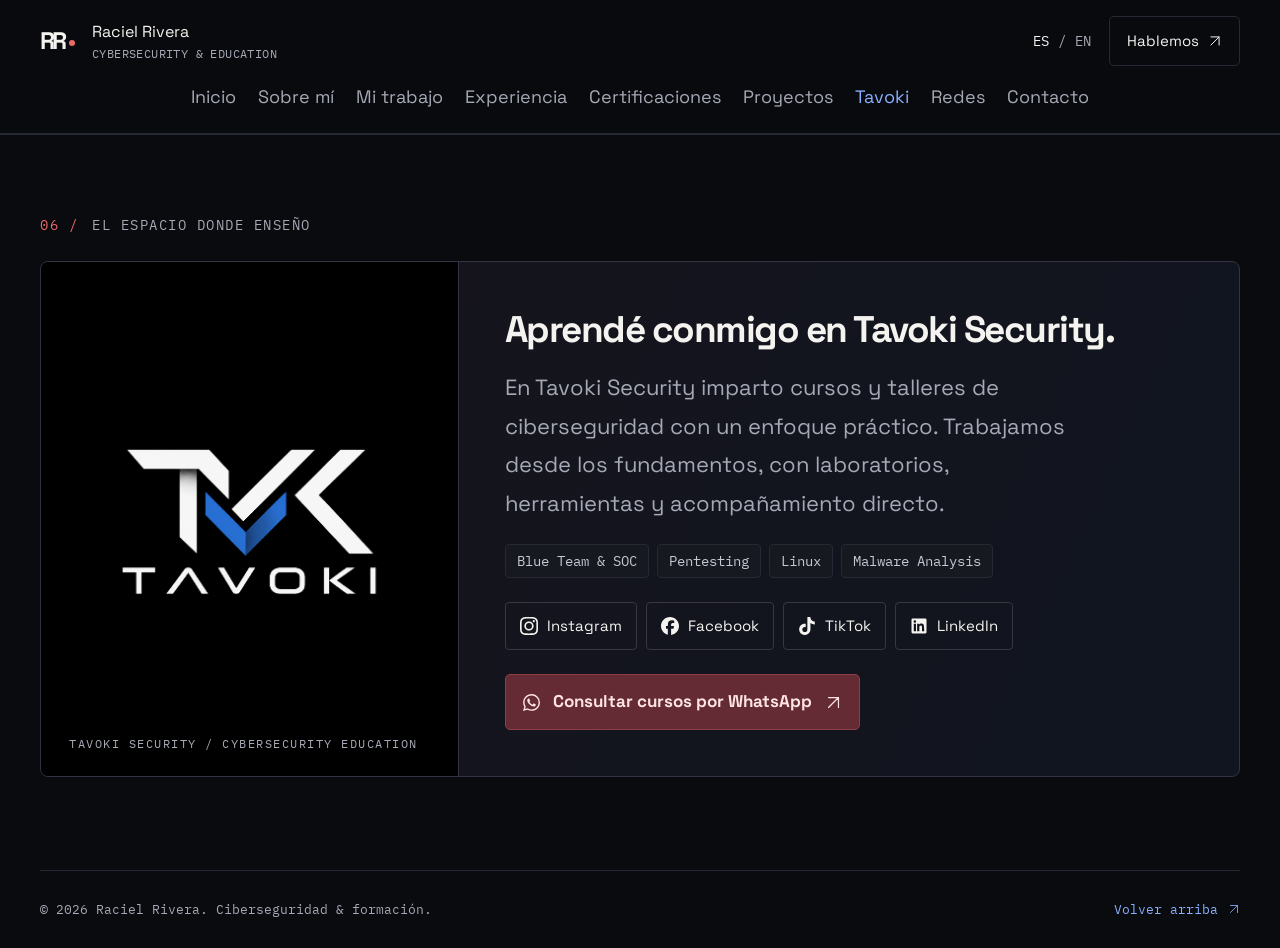
<file: tavoki.html>
<!DOCTYPE html>
<html lang="es"><head><meta charset="utf-8"><meta name="viewport" content="width=device-width, initial-scale=1"><title>Tavoki Security | Raciel Rivera</title><meta name="description" content="Raciel Rivera. Cybersecurity Analyst | Incident Responder. Blue Team, respuesta a incidentes y formación práctica en Tavoki Security. Tavoki Security."><meta name="theme-color" content="#0a0b0f"><link rel="canonical" href="https://racielrivera.com/tavoki.html"><link rel="icon" href="data:image/svg+xml,%3Csvg%20xmlns=%22http://www.w3.org/2000/svg%22%20viewBox=%220%200%2064%2064%22%3E%3Crect%20width=%2264%22%20height=%2264%22%20rx=%2212%22%20fill=%22%230a0b0f%22/%3E%3Ctext%20x=%2210%22%20y=%2242%22%20font-family=%22Arial%22%20font-size=%2233%22%20font-weight=%22700%22%20fill=%22%2388afff%22%3ERR%3C/text%3E%3Ccircle%20cx=%2253%22%20cy=%2249%22%20r=%224%22%20fill=%22%23ed6a68%22/%3E%3C/svg%3E"><meta property="og:type" content="website"><meta property="og:title" content="Tavoki Security | Raciel Rivera"><meta property="og:description" content="Raciel Rivera. Cybersecurity Analyst | Incident Responder. Blue Team, respuesta a incidentes y formación práctica en Tavoki Security. Tavoki Security."><meta property="og:url" content="https://racielrivera.com/tavoki.html"><meta property="og:image" content="https://racielrivera.com/perfil.png"><meta property="og:image:alt" content="Raciel Rivera"><meta name="twitter:card" content="summary"><script>document.documentElement.classList.add('js');</script><script type="application/ld+json">{"@context": "https://schema.org", "@type": "Person", "name": "Raciel Rivera", "url": "https://racielrivera.com/", "jobTitle": "Cybersecurity Analyst | Incident Responder", "sameAs": ["https://www.twitch.tv/r4cielr", "https://www.instagram.com/racielhackerpro777/", "https://www.linkedin.com/in/raciel-rivera/", "https://github.com/b1nario7"]}</script><link rel="stylesheet" href="assets/styles.css"><script src="assets/app.js" defer></script></head><body data-page="tavoki">
<a class="skip-link" href="#main"><span data-i18n="skip">Saltar al contenido</span></a>
<header class="site-header"><div class="wrap header-inner">
  <a class="brand" href="index.html" aria-label="Raciel Rivera, inicio"><span class="brand-mark">RR<span class="brand-dot"></span></span><span class="brand-text">Raciel Rivera<small>CYBERSECURITY &amp; EDUCATION</small></span></a>
  <nav class="nav" id="navigation" aria-label="Navegación principal">
    <a href="index.html"><span data-i18n="page.home">Inicio</span></a><a href="sobre-mi.html"><span data-i18n="page.about">Sobre mí</span></a><a href="mi-trabajo.html"><span data-i18n="page.expertise">Mi trabajo</span></a><a href="experiencia.html"><span data-i18n="page.experience">Experiencia</span></a><a href="certificaciones.html"><span data-i18n="page.certifications">Certificaciones</span></a><a href="proyectos.html"><span data-i18n="page.projects">Proyectos</span></a><a href="tavoki.html" class="active" aria-current="page"><span data-i18n="nav.tavoki">Tavoki</span></a><a href="redes.html"><span data-i18n="page.networks">Redes</span></a><a href="contacto.html"><span data-i18n="page.contact">Contacto</span></a></nav>
  <div class="header-actions"><div class="language-switch" role="group" aria-label="Idioma / Language"><button type="button" data-lang="es" aria-pressed="true" aria-label="Español">ES</button><span aria-hidden="true">/</span><button type="button" data-lang="en" aria-pressed="false" aria-label="English">EN</button></div><a class="mini-contact" href="contacto.html"><span data-i18n="nav.contact">Hablemos</span><svg class="icon" viewBox="0 0 24 24" fill="none" aria-hidden="true"><path d="M5 19 19 5M5 5h14v14" stroke="currentColor" stroke-width="1.7" stroke-linecap="round" stroke-linejoin="round"></path></svg></a><button type="button" class="menu-button" aria-controls="navigation" aria-expanded="false" aria-label="Abrir menú"><span></span><span></span></button></div>
</div></header>
<main id="main">
<h1 class="sr-only" data-i18n="page.tavoki">Tavoki Security</h1><section id="tavoki" class="section academy-section"><div class="wrap"><div class="eyebrow"><span class="section-index">06 /</span><span data-i18n="academy.label">El espacio donde enseño</span></div><div class="academy-panel"><div class="academy-visual"><img src="assets/tavoki.png" alt="Logotipo de Tavoki con monograma TVK" width="1280" height="1280" loading="lazy"><span class="eyebrow">TAVOKI SECURITY / CYBERSECURITY EDUCATION</span></div><div class="academy-copy"><h2><span data-i18n="academy.title">Aprendé conmigo en Tavoki Security.</span></h2><p data-i18n="academy.p">En Tavoki Security imparto cursos y talleres de ciberseguridad con un enfoque práctico. Trabajamos desde los fundamentos, con laboratorios, herramientas y acompañamiento directo.</p><div class="academy-tags"><span class="tag">Blue Team &amp; SOC</span><span class="tag">Pentesting</span><span class="tag">Linux</span><span class="tag">Malware Analysis</span></div><div class="academy-socials"><a href="https://www.instagram.com/tavokisec/" target="_blank" rel="noopener noreferrer" aria-label="Instagram de Tavoki Security"><svg class="icon" fill="currentColor" aria-hidden="true" focusable="false" viewBox="0 0 24 24" xmlns="http://www.w3.org/2000/svg"><path d="M7.0301.084c-1.2768.0602-2.1487.264-2.911.5634-.7888.3075-1.4575.72-2.1228 1.3877-.6652.6677-1.075 1.3368-1.3802 2.127-.2954.7638-.4956 1.6365-.552 2.914-.0564 1.2775-.0689 1.6882-.0626 4.947.0062 3.2586.0206 3.6671.0825 4.9473.061 1.2765.264 2.1482.5635 2.9107.308.7889.72 1.4573 1.388 2.1228.6679.6655 1.3365 1.0743 2.1285 1.38.7632.295 1.6361.4961 2.9134.552 1.2773.056 1.6884.069 4.9462.0627 3.2578-.0062 3.668-.0207 4.9478-.0814 1.28-.0607 2.147-.2652 2.9098-.5633.7889-.3086 1.4578-.72 2.1228-1.3881.665-.6682 1.0745-1.3378 1.3795-2.1284.2957-.7632.4966-1.636.552-2.9124.056-1.2809.0692-1.6898.063-4.948-.0063-3.2583-.021-3.6668-.0817-4.9465-.0607-1.2797-.264-2.1487-.5633-2.9117-.3084-.7889-.72-1.4568-1.3876-2.1228C21.2982 1.33 20.628.9208 19.8378.6165 19.074.321 18.2017.1197 16.9244.0645 15.6471.0093 15.236-.005 11.977.0014 8.718.0076 8.31.0215 7.0301.0839m.1402 21.6932c-1.17-.0509-1.8053-.2453-2.2287-.408-.5606-.216-.96-.4771-1.3819-.895-.422-.4178-.6811-.8186-.9-1.378-.1644-.4234-.3624-1.058-.4171-2.228-.0595-1.2645-.072-1.6442-.079-4.848-.007-3.2037.0053-3.583.0607-4.848.05-1.169.2456-1.805.408-2.2282.216-.5613.4762-.96.895-1.3816.4188-.4217.8184-.6814 1.3783-.9003.423-.1651 1.0575-.3614 2.227-.4171 1.2655-.06 1.6447-.072 4.848-.079 3.2033-.007 3.5835.005 4.8495.0608 1.169.0508 1.8053.2445 2.228.408.5608.216.96.4754 1.3816.895.4217.4194.6816.8176.9005 1.3787.1653.4217.3617 1.056.4169 2.2263.0602 1.2655.0739 1.645.0796 4.848.0058 3.203-.0055 3.5834-.061 4.848-.051 1.17-.245 1.8055-.408 2.2294-.216.5604-.4763.96-.8954 1.3814-.419.4215-.8181.6811-1.3783.9-.4224.1649-1.0577.3617-2.2262.4174-1.2656.0595-1.6448.072-4.8493.079-3.2045.007-3.5825-.006-4.848-.0608M16.953 5.5864A1.44 1.44 0 1 0 18.39 4.144a1.44 1.44 0 0 0-1.437 1.4424M5.8385 12.012c.0067 3.4032 2.7706 6.1557 6.173 6.1493 3.4026-.0065 6.157-2.7701 6.1506-6.1733-.0065-3.4032-2.771-6.1565-6.174-6.1498-3.403.0067-6.156 2.771-6.1496 6.1738M8 12.0077a4 4 0 1 1 4.008 3.9921A3.9996 3.9996 0 0 1 8 12.0077"></path></svg>
Instagram</a><a href="https://www.facebook.com/share/19YMB7kGv9/" target="_blank" rel="noopener noreferrer" aria-label="Facebook de Tavoki Security"><svg class="icon" fill="currentColor" aria-hidden="true" focusable="false" viewBox="0 0 24 24" xmlns="http://www.w3.org/2000/svg"><path d="M9.101 23.691v-7.98H6.627v-3.667h2.474v-1.58c0-4.085 1.848-5.978 5.858-5.978.401 0 .955.042 1.468.103a8.68 8.68 0 0 1 1.141.195v3.325a8.623 8.623 0 0 0-.653-.036 26.805 26.805 0 0 0-.733-.009c-.707 0-1.259.096-1.675.309a1.686 1.686 0 0 0-.679.622c-.258.42-.374.995-.374 1.752v1.297h3.919l-.386 2.103-.287 1.564h-3.246v8.245C19.396 23.238 24 18.179 24 12.044c0-6.627-5.373-12-12-12s-12 5.373-12 12c0 5.628 3.874 10.35 9.101 11.647Z"></path></svg>
Facebook</a><a href="https://www.tiktok.com/@tavoki.security" target="_blank" rel="noopener noreferrer" aria-label="TikTok de Tavoki Security"><svg class="icon" fill="currentColor" aria-hidden="true" focusable="false" viewBox="0 0 24 24" xmlns="http://www.w3.org/2000/svg"><path d="M12.525.02c1.31-.02 2.61-.01 3.91-.02.08 1.53.63 3.09 1.75 4.17 1.12 1.11 2.7 1.62 4.24 1.79v4.03c-1.44-.05-2.89-.35-4.2-.97-.57-.26-1.1-.59-1.62-.93-.01 2.92.01 5.84-.02 8.75-.08 1.4-.54 2.79-1.35 3.94-1.31 1.92-3.58 3.17-5.91 3.21-1.43.08-2.86-.31-4.08-1.03-2.02-1.19-3.44-3.37-3.65-5.71-.02-.5-.03-1-.01-1.49.18-1.9 1.12-3.72 2.58-4.96 1.66-1.44 3.98-2.13 6.15-1.72.02 1.48-.04 2.96-.04 4.44-.99-.32-2.15-.23-3.02.37-.63.41-1.11 1.04-1.36 1.75-.21.51-.15 1.07-.14 1.61.24 1.64 1.82 3.02 3.5 2.87 1.12-.01 2.19-.66 2.77-1.61.19-.33.4-.67.41-1.06.1-1.79.06-3.57.07-5.36.01-4.03-.01-8.05.02-12.07z"></path></svg>
TikTok</a><a href="https://www.linkedin.com/company/tavoki-security" target="_blank" rel="noopener noreferrer" aria-label="LinkedIn de Tavoki Security"><svg class="icon" viewBox="0 0 24 24" fill="currentColor" aria-hidden="true"><path d="M20.45 2H3.55A1.55 1.55 0 0 0 2 3.55v16.9A1.55 1.55 0 0 0 3.55 22h16.9A1.55 1.55 0 0 0 22 20.45V3.55A1.55 1.55 0 0 0 20.45 2ZM8 19H5V9h3ZM6.5 7.7a1.7 1.7 0 1 1 0-3.4 1.7 1.7 0 0 1 0 3.4ZM19 19h-3v-5.1c0-1.2-.02-2.7-1.65-2.7-1.65 0-1.9 1.28-1.9 2.62V19H9.5V9h2.83v1.37h.04c.4-.75 1.36-1.54 2.79-1.54 2.98 0 3.54 1.96 3.54 4.5Z"></path></svg>LinkedIn</a></div><a class="button" href="https://wa.me/message/NNKMODWPUDHBA1" target="_blank" rel="noopener noreferrer"><svg class="icon" fill="currentColor" aria-hidden="true" focusable="false" viewBox="0 0 24 24" xmlns="http://www.w3.org/2000/svg"><path d="M17.472 14.382c-.297-.149-1.758-.867-2.03-.967-.273-.099-.471-.148-.67.15-.197.297-.767.966-.94 1.164-.173.199-.347.223-.644.075-.297-.15-1.255-.463-2.39-1.475-.883-.788-1.48-1.761-1.653-2.059-.173-.297-.018-.458.13-.606.134-.133.298-.347.446-.52.149-.174.198-.298.298-.497.099-.198.05-.371-.025-.52-.075-.149-.669-1.612-.916-2.207-.242-.579-.487-.5-.669-.51-.173-.008-.371-.01-.57-.01-.198 0-.52.074-.792.372-.272.297-1.04 1.016-1.04 2.479 0 1.462 1.065 2.875 1.213 3.074.149.198 2.096 3.2 5.077 4.487.709.306 1.262.489 1.694.625.712.227 1.36.195 1.871.118.571-.085 1.758-.719 2.006-1.413.248-.694.248-1.289.173-1.413-.074-.124-.272-.198-.57-.347m-5.421 7.403h-.004a9.87 9.87 0 01-5.031-1.378l-.361-.214-3.741.982.998-3.648-.235-.374a9.86 9.86 0 01-1.51-5.26c.001-5.45 4.436-9.884 9.888-9.884 2.64 0 5.122 1.03 6.988 2.898a9.825 9.825 0 012.893 6.994c-.003 5.45-4.437 9.884-9.885 9.884m8.413-18.297A11.815 11.815 0 0012.05 0C5.495 0 .16 5.335.157 11.892c0 2.096.547 4.142 1.588 5.945L.057 24l6.305-1.654a11.882 11.882 0 005.683 1.448h.005c6.554 0 11.89-5.335 11.893-11.893a11.821 11.821 0 00-3.48-8.413Z"></path></svg>
<span data-i18n="academy.cta">Consultar cursos por WhatsApp</span><svg class="icon" viewBox="0 0 24 24" fill="none" aria-hidden="true"><path d="M5 19 19 5M5 5h14v14" stroke="currentColor" stroke-width="1.7" stroke-linecap="round" stroke-linejoin="round"></path></svg></a></div></div></div></section>
</main><footer class="wrap footer"><span>© <span id="year">2026</span> Raciel Rivera. <span data-i18n="footer.role">Ciberseguridad &amp; formación.</span></span><a class="back-top" href="#main"><span data-i18n="footer.top">Volver arriba</span><svg class="icon" viewBox="0 0 24 24" fill="none" aria-hidden="true"><path d="M5 19 19 5M5 5h14v14" stroke="currentColor" stroke-width="1.7" stroke-linecap="round" stroke-linejoin="round"></path></svg></a></footer>
</body></html>
</file>
<file: assets/styles.css>
@font-face {
  font-family: 'IBM Plex Mono';
  font-style: normal;
  font-weight: 400;
  font-display: swap;
  src: url(fonts/font-0.ttf) format('truetype');
}
@font-face {
  font-family: 'IBM Plex Mono';
  font-style: normal;
  font-weight: 500;
  font-display: swap;
  src: url(fonts/font-1.ttf) format('truetype');
}
@font-face {
  font-family: 'Space Grotesk';
  font-style: normal;
  font-weight: 400;
  font-display: swap;
  src: url(fonts/font-2.ttf) format('truetype');
}
@font-face {
  font-family: 'Space Grotesk';
  font-style: normal;
  font-weight: 500;
  font-display: swap;
  src: url(fonts/font-3.ttf) format('truetype');
}
@font-face {
  font-family: 'Space Grotesk';
  font-style: normal;
  font-weight: 600;
  font-display: swap;
  src: url(fonts/font-4.ttf) format('truetype');
}
@font-face {
  font-family: 'Space Grotesk';
  font-style: normal;
  font-weight: 700;
  font-display: swap;
  src: url(fonts/font-5.ttf) format('truetype');
}

:root{--bg:#0a0b0f;--surface:#101218;--surface2:#151821;--ink:#f4f3ef;--muted:#a5a9b5;--faint:#7d8493;--line:#252934;--blue:#88afff;--red:#ed6a68;--mono:'IBM Plex Mono',monospace;--font:'Space Grotesk',Arial,sans-serif}
*{box-sizing:border-box}html{scroll-behavior:smooth;scroll-padding-top:100px}body{margin:0;background:var(--bg);color:var(--ink);font-family:var(--font);font-size:16px;line-height:1.6}::selection{background:#29467d;color:white}a{color:inherit;text-decoration:none}button,input{font:inherit}button{cursor:pointer}img{max-width:100%;display:block}svg{flex:none}.icon{height:21px;width:21px;vertical-align:middle}h1,h2,h3,h4,p{margin:0}h1,h2,h3{line-height:1.15;font-weight:700}h2{font-size:clamp(32px,4.2vw,52px);letter-spacing:-2px}h3{font-size:22px;letter-spacing:-.6px}p{color:var(--muted)}a,button{touch-action:manipulation}a:focus-visible,button:focus-visible,input:focus-visible{outline:2px solid var(--blue);outline-offset:6px}[hidden]{display:none!important}.wrap{width:calc(100% - 80px);margin-inline:auto}.section{padding:106px 0;border-top:1px solid var(--line);scroll-margin-top:28px}.eyebrow{font:400 11px/1.5 var(--mono);text-transform:uppercase;letter-spacing:2px;color:var(--muted)}.section-index{color:var(--red);margin-right:14px}.blue{color:var(--blue)}.red{color:var(--red)}.section-heading{display:flex;justify-content:space-between;align-items:flex-end;gap:30px;margin:20px 0 36px}.section-heading p{max-width:395px;font-size:15px}.skip-link{position:fixed;left:16px;top:-100px;z-index:100;background:var(--ink);color:var(--bg);padding:12px}.skip-link:focus{top:12px}.site-header{position:sticky;top:0;z-index:20;border-bottom:1px solid var(--line);background:rgba(10,11,15,.95);backdrop-filter:blur(18px)}.header-inner{height:86px;display:flex;align-items:center;justify-content:space-between;gap:24px}.brand{display:flex;align-items:center;gap:13px}.brand-mark{font-size:24px;line-height:1;letter-spacing:-3px;font-weight:700;padding-right:4px}.brand-dot{display:inline-block;width:6px;height:6px;background:var(--red);border-radius:50%;margin-left:5px;vertical-align:middle}.brand-text{font-size:13px;line-height:1.4}.brand-text small{display:block;font:10px var(--mono);color:var(--muted);margin-top:3px;letter-spacing:.4px}.nav{display:flex;align-items:center;gap:24px}.nav a{font-size:12px;color:var(--muted);padding:9px 0;transition:color .2s}.nav a:hover,.nav a.active{color:var(--ink)}.header-actions{display:flex;align-items:center;gap:15px}.language-switch{color:var(--muted);display:none;align-items:center;gap:6px;font:11px var(--mono)}.js .language-switch{display:flex}.language-switch button{background:none;border:0;color:var(--muted);padding:10px 3px;font:inherit}.language-switch button[aria-pressed=true]{color:var(--ink)}.mini-contact{border:1px solid var(--line);padding:10px 16px;font-size:12px;display:flex;align-items:center;gap:9px;border-radius:5px}.mini-contact:hover{border-color:var(--blue)}.mini-contact .icon{width:14px;height:14px}.menu-button{display:none;width:42px;height:42px;border:1px solid var(--line);background:none;color:var(--ink);border-radius:5px}.menu-button span{display:block;width:18px;height:1px;background:currentColor;margin:5px auto}
.hero{padding:66px 0 0;position:relative;overflow:hidden}.hero:before{content:'';position:absolute;inset:0;z-index:-1;background:radial-gradient(ellipse at 91% 50%,#12203c60,transparent 47%)}.hero-layout{display:grid;grid-template-columns:1.23fr 1fr;gap:80px;align-items:center}.hero-kicker{display:flex;align-items:center;gap:13px}.hero-kicker:before{content:'';height:1px;width:32px;background:var(--red)}.hero h1{font-size:clamp(64px,7.7vw,105px);letter-spacing:-6px;line-height:.98;margin:30px 0 24px}.hero h1 span{display:block}.hero h1 .name-last{color:var(--blue)}.hero-role{font-size:24px;line-height:1.4;letter-spacing:-.8px;max-width:480px;color:var(--ink)}.hero-description{font-size:15px;max-width:440px;margin-top:17px;line-height:1.8}.hero-buttons{display:flex;gap:12px;flex-wrap:wrap;margin:28px 0 24px}.button{display:inline-flex;align-items:center;justify-content:center;gap:13px;padding:15px 21px;font-size:13px;font-weight:700;min-height:52px;border:1px solid var(--line);border-radius:5px;transition:background .2s,border-color .2s,transform .2s}.button:hover{transform:translateY(-2px)}.button.primary{background:var(--blue);color:#0a162d;border-color:var(--blue)}.button.primary:hover{background:#a4c1ff}.button.secondary:hover{border-color:var(--muted);background:var(--surface)}.button .icon{width:17px;height:17px}.hero-socials{display:flex;align-items:center;gap:11px;flex-wrap:wrap}.hero-socials a{width:40px;height:40px;display:flex;align-items:center;justify-content:center;border:1px solid var(--line);border-radius:5px;color:var(--muted);transition:color .2s,border-color .2s}.hero-socials a:hover{color:var(--ink);border-color:var(--blue)}.hero-socials .icon{width:17px;height:17px}.hero-socials .eyebrow{margin-left:6px;letter-spacing:1px;font-size:9px}.portrait-area{position:relative;padding:14px 0 24px 16px}.portrait-area:before{content:'';position:absolute;top:0;right:-14px;width:70%;height:80%;border:1px solid #3a4f76;border-radius:8px}.portrait-frame{position:relative;background:var(--surface);padding:10px;border:1px solid #323a4c;border-radius:8px}.portrait-top{display:flex;align-items:center;justify-content:space-between;height:35px;padding:0 8px 7px;font:9px var(--mono);letter-spacing:1px;color:var(--muted)}.portrait-top .corner{color:var(--blue);font-size:17px}.portrait-frame img{width:100%;height:374px;object-fit:cover;object-position:center 43%;border-radius:4px;filter:saturate(.72)}.portrait-caption{padding:16px 8px 8px;display:flex;justify-content:space-between;align-items:center;gap:12px}.portrait-caption strong{display:block;font-size:15px;line-height:1.2}.portrait-caption small{font:9px var(--mono);color:var(--muted)}.portrait-caption .icon{color:var(--blue)}.portrait-stamp{position:absolute;bottom:0;left:-6px;background:#591f28;color:#ffd7d6;border:1px solid #8b3947;font:10px var(--mono);padding:13px 18px;letter-spacing:1px;border-radius:3px;transform:rotate(-4deg)}.hero-rail{margin-top:55px;padding:25px 0;display:flex;justify-content:space-between;gap:20px;border-top:1px solid var(--line);font:10px var(--mono);letter-spacing:1.4px;color:var(--muted)}.rail-right{display:flex;gap:30px}.hero-rail .divider{color:var(--red)}
.about-layout{display:grid;grid-template-columns:.6fr 1.4fr;gap:90px}.about-name{font:12px var(--mono);margin-top:28px;color:var(--muted)}.about-copy h2{max-width:700px;font-size:41px}.about-copy p{margin-top:24px;max-width:660px;font-size:16px;line-height:1.8}.about-tags{display:flex;gap:8px;flex-wrap:wrap;margin-top:24px}.tag{padding:7px 11px;border:1px solid var(--line);border-radius:4px;font:10px var(--mono);color:var(--muted)}.expertise-grid{display:grid;grid-template-columns:repeat(3,1fr);gap:20px}.expertise-card{background:var(--surface);border:1px solid var(--line);padding:30px 26px;border-radius:7px;position:relative;overflow:hidden}.expertise-card:before{content:'';position:absolute;left:0;top:0;width:50px;height:2px;background:var(--blue)}.expertise-card:nth-child(2):before{background:var(--red)}.card-symbol{color:var(--blue);width:31px;height:31px;display:block;margin-bottom:28px}.expertise-card:nth-child(2) .card-symbol{color:var(--red)}.expertise-card h3{font-size:22px;max-width:260px}.expertise-card p{margin-top:16px;font-size:14px;line-height:1.8}.expertise-footer{border-top:1px solid var(--line);padding-top:18px;margin-top:25px;font:10px/1.6 var(--mono);color:var(--muted)}.tools-rail{padding-top:30px;display:flex;align-items:center;justify-content:space-between;gap:30px;flex-wrap:wrap}.tools{display:flex;flex-wrap:wrap;gap:20px;font-size:13px;color:var(--muted)}
.experience-layout{display:grid;grid-template-columns:.75fr 1.25fr;gap:88px}.experience-intro h2{margin-top:20px}.experience-intro p{font-size:15px;margin-top:20px;max-width:310px}.experience-list{margin:0;padding:0;list-style:none}.experience-list li{padding:0 0 30px 26px;border-left:1px solid var(--line);position:relative}.experience-list li:not(:first-child){padding-top:28px;border-top:1px solid var(--line)}.experience-list li:last-child{padding-bottom:0}.experience-list li:before{content:'';position:absolute;left:-4px;top:7px;width:7px;height:7px;background:var(--blue);border-radius:50%}.experience-list li:not(:first-child):before{top:35px}.experience-list li:nth-child(2):before{background:var(--red)}.experience-list .eyebrow{font-size:9px;letter-spacing:1.3px;margin-bottom:9px}.experience-list h3{font-size:22px}.experience-list p{margin-top:12px;font-size:14px;line-height:1.8}
.cert-section{background:#0d0f14}.cert-controls{display:none;gap:20px;align-items:flex-start;justify-content:space-between;margin-bottom:28px}.js .cert-controls{display:flex}.filters{display:flex;flex-wrap:wrap;gap:8px;max-width:780px}.filter{background:transparent;color:var(--muted);border:1px solid var(--line);padding:10px 13px;border-radius:4px;font-size:11px;min-height:40px}.filter:hover{color:var(--ink);border-color:var(--muted)}.filter.active{background:#1b2843;border-color:#45618b;color:#c0d1fa}.search-input{width:220px;flex:none}.search-input input{width:100%;height:40px;min-width:0;background:var(--surface);color:var(--ink);border:1px solid var(--line);border-radius:4px;padding:0 12px;font-size:11px}.search-input input::placeholder{color:var(--muted);opacity:1}.cert-grid{display:grid;grid-template-columns:repeat(3,1fr);gap:14px}.cert-card{border:1px solid var(--line);border-radius:6px;background:var(--surface);padding:24px;display:flex;flex-direction:column;min-height:220px}.cert-card:hover{border-color:#455578}.cert-top{display:flex;align-items:center;justify-content:space-between;gap:8px;margin-bottom:21px}.cert-code{font:500 14px var(--mono);letter-spacing:-.5px;color:var(--blue)}.cert-top time{font:9px var(--mono);color:var(--red)}.cert-card h3{font-size:17px;line-height:1.4;letter-spacing:-.3px}.cert-issuer{font-size:12px;margin-top:9px}.cert-bottom{border-top:1px solid var(--line);margin-top:22px;padding-top:14px;display:flex;align-items:center;justify-content:space-between;font:9px var(--mono);text-transform:uppercase;letter-spacing:.8px;color:var(--faint)}.cert-bottom a{color:var(--blue)}.cert-bottom .icon{width:13px;height:13px;margin-left:5px}.cert-empty{padding:40px;text-align:center;font-size:14px}.cert-summary{margin-top:28px;display:none;align-items:center;justify-content:space-between;gap:16px}.js .cert-summary{display:flex}.cert-count{font:10px var(--mono);color:var(--muted)}.show-all{border:1px solid var(--line);background:transparent;color:var(--ink);border-radius:4px;padding:12px 18px;font-size:12px}.show-all:hover{border-color:var(--blue)}
.project-grid{display:grid;grid-template-columns:1.2fr 1fr 1fr;gap:20px}.project-card{position:relative;min-height:280px;display:flex;flex-direction:column;padding:26px;border:1px solid var(--line);border-radius:7px}.project-card.featured{background:#111a2a;border-color:#273b5b}.project-card .project-no{font:12px var(--mono);color:var(--blue);margin-bottom:26px}.project-card h3{font-size:22px}.project-card p{font-size:13px;line-height:1.8;margin-top:15px}.project-card a{margin-top:auto;padding-top:24px;display:flex;align-items:center;justify-content:space-between;font-size:12px;color:var(--blue)}.project-card a:hover{text-decoration:underline}.project-card .icon{width:16px;height:16px}
.academy-section{padding-bottom:95px}.academy-panel{margin-top:25px;border:1px solid #343242;border-radius:8px;background:linear-gradient(115deg,#17141c,#10151f);display:grid;grid-template-columns:.75fr 1.4fr;overflow:hidden}.academy-visual{position:relative;background:#000;display:flex;align-items:center;justify-content:center;border-right:1px solid #343242;padding:28px;min-height:380px}.academy-visual img{width:100%;max-width:310px}.academy-visual .eyebrow{position:absolute;bottom:23px;left:28px;font-size:9px}.academy-copy{padding:46px}.academy-copy h2{font-size:37px;letter-spacing:-1.5px;line-height:1.18;margin-bottom:17px}.academy-copy>p{font-size:14px;line-height:1.8;max-width:560px}.academy-tags{display:flex;flex-wrap:wrap;gap:8px;margin:22px 0}.academy-tags .tag{color:#c5c8d3;background:#171921}.academy-socials{display:flex;gap:9px;margin:24px 0;flex-wrap:wrap}.academy-socials a{display:flex;align-items:center;gap:9px;font-size:11px;padding:10px 12px;border:1px solid #393642;border-radius:4px}.academy-socials a:hover{border-color:var(--red);color:#ffa7a4}.academy-socials .icon{width:15px;height:15px}.academy-copy .button{background:#642b35;color:#ffe4e3;border-color:#8f3e48;font-size:12px;padding:13px 17px}.academy-copy .button:hover{background:#7b3440}
.network-layout{display:grid;grid-template-columns:.75fr 1.25fr;gap:80px}.network-intro h2{margin-top:20px}.network-intro p{font-size:15px;margin-top:20px;max-width:310px}.network-groups{display:grid;grid-template-columns:1fr 1fr;gap:25px}.network-groups h3{font-size:17px;margin-bottom:21px}.network-groups h3 .red{font-size:10px;font-family:var(--mono);display:block;margin-top:6px;letter-spacing:1px;font-weight:400}.social-link{display:flex;align-items:center;gap:12px;padding:17px 0;border-top:1px solid var(--line);transition:color .2s;min-width:0}.social-link>.icon{width:18px;height:18px;color:var(--muted)}.social-copy{min-width:0;flex:1}.social-copy strong{font-size:13px;font-weight:500;display:block}.social-copy small{font-size:10px;color:var(--muted);overflow-wrap:anywhere}.social-link .social-arrow{width:14px;height:14px;margin-left:auto}.social-link:hover,.social-link:hover .icon{color:var(--blue)}.social-link.instagram:hover,.social-link.instagram:hover .icon{color:#eea0c4}.social-link.twitch:hover,.social-link.twitch:hover .icon{color:#ba9aff}.social-link.tiktok:hover,.social-link.tiktok:hover .icon{color:#9de7e8}
.contact-section{background:#12151e;position:relative}.contact-layout{display:flex;align-items:center;justify-content:space-between;gap:50px}.contact-section h2{font-size:clamp(40px,5vw,65px);margin-top:22px;letter-spacing:-2.8px;line-height:1.1}.contact-section p{max-width:580px;margin-top:22px;font-size:15px}.contact-actions{display:flex;flex-direction:column;align-items:center;gap:17px;flex:none}.contact-actions .button{padding:18px 23px;min-width:250px}.contact-note{font:9px var(--mono);color:var(--muted);letter-spacing:1px}.footer{padding:30px 0;border-top:1px solid var(--line);display:flex;justify-content:space-between;align-items:center;gap:20px;font:10px var(--mono);color:var(--muted)}.footer a{color:var(--blue)}.back-top{display:flex;gap:10px;align-items:center}.back-top .icon{height:12px;width:12px}.sr-only{position:absolute;width:1px;height:1px;margin:-1px;overflow:hidden;clip:rect(0,0,0,0);white-space:nowrap;border:0;padding:0}
@media(min-width:1450px){.hero{padding-top:85px}.portrait-frame img{height:410px}}
@media(max-width:1100px){.wrap{width:calc(100% - 52px)}.nav{gap:16px}.hero-layout{gap:40px}.hero h1{font-size:85px}.portrait-frame img{height:350px}.about-layout,.experience-layout,.network-layout{gap:44px}.cert-controls{flex-direction:column}.search-input{width:100%}.project-grid{grid-template-columns:repeat(3,1fr)}.academy-copy{padding:34px}.contact-actions .button{min-width:230px}}
@media(max-width:850px){.nav{gap:13px}.nav a{font-size:11px}.mini-contact{display:none}.header-inner{height:76px;gap:10px}.hero-layout{gap:28px}.hero h1{font-size:70px;letter-spacing:-4px}.hero-role{font-size:21px}.portrait-frame img{height:320px}.hero-buttons{gap:9px}.hero-buttons .button{padding:13px 14px;font-size:11px}.hero-socials .eyebrow{display:none}.hero-rail{font-size:9px}.rail-right{gap:18px}.section{padding:80px 0}.about-layout{grid-template-columns:.5fr 1.5fr;gap:25px}.about-copy h2{font-size:33px;letter-spacing:-1px}.expertise-grid{gap:12px}.expertise-card{padding:25px 20px}.expertise-card h3{font-size:19px}.expertise-card p{font-size:13px}.experience-layout{grid-template-columns:.6fr 1.4fr;gap:35px}.cert-grid{grid-template-columns:repeat(2,1fr)}.project-grid{grid-template-columns:1fr 1fr}.project-card.featured{grid-column:1/-1;min-height:230px}.academy-panel{grid-template-columns:.65fr 1.35fr}.academy-copy h2{font-size:31px}.academy-visual{padding:18px}.network-layout{grid-template-columns:.6fr 1.4fr;gap:30px}.network-groups{gap:20px}.contact-layout{align-items:flex-start;flex-direction:column}.contact-actions{align-items:flex-start}.contact-actions .button{min-width:0}.footer{font-size:9px}}
@media(max-width:680px){.wrap{width:calc(100% - 40px)}.header-inner{height:70px}.brand-text{font-size:11px}.brand-text small{font-size:8px}.header-actions{gap:10px}.language-switch{font-size:10px}.js .menu-button{display:block}.nav{padding:8px 20px 20px;border-bottom:1px solid var(--line);display:flex;flex-wrap:wrap;gap:12px;position:absolute;top:70px;left:0;right:0;background:var(--bg)}.nav a{font-size:12px;padding:9px;flex:1;text-align:center}.js .nav{display:none}.js .nav.open{display:flex}.hero{padding-top:42px}.hero-layout{grid-template-columns:1fr;gap:34px}.hero-kicker{font-size:9px;letter-spacing:1.4px}.hero h1{font-size:clamp(70px,16vw,95px);letter-spacing:-4.5px;margin:23px 0}.hero-role{font-size:22px;max-width:410px}.hero-description{font-size:14px}.hero-buttons{margin:24px 0 20px}.hero-buttons .button{font-size:12px;padding:14px 17px}.hero-socials .eyebrow{display:inline;font-size:8px}.portrait-area{max-width:430px;width:calc(100% - 15px);margin-inline:auto;padding-left:10px}.portrait-frame img{height:360px;object-position:center 39%}.portrait-stamp{left:0}.hero-rail{margin-top:35px;padding:20px 0;flex-direction:column;gap:14px;font-size:9px}.rail-right{justify-content:space-between;gap:12px}.section{padding:65px 0}.about-layout,.experience-layout,.network-layout{grid-template-columns:1fr;gap:28px}.about-name{display:none}.about-copy h2{font-size:34px;letter-spacing:-1.3px}.about-copy p{font-size:14px;margin-top:19px}.section-heading{display:block;margin-top:18px;margin-bottom:28px}.section-heading h2{font-size:35px;letter-spacing:-1.4px}.section-heading p{margin-top:15px;font-size:14px}.expertise-grid{grid-template-columns:1fr;gap:14px}.expertise-card{padding:26px}.card-symbol{margin-bottom:23px}.expertise-card h3{font-size:24px}.expertise-card p{font-size:14px}.expertise-footer{margin-top:22px}.tools-rail{gap:15px}.tools{gap:15px;font-size:12px}.experience-intro h2,.network-intro h2{font-size:36px;letter-spacing:-1.3px}.experience-intro p,.network-intro p{max-width:none;font-size:14px}.experience-list h3{font-size:21px}.cert-grid{grid-template-columns:1fr;gap:12px}.cert-card{padding:23px;min-height:205px}.cert-card h3{font-size:18px}.filter{font-size:10px;padding:9px 10px;min-height:40px}.cert-summary{align-items:flex-start;flex-direction:column}.project-grid{grid-template-columns:1fr}.project-card.featured{grid-column:auto}.project-card{padding:26px;min-height:260px}.project-card h3{font-size:25px}.academy-panel{grid-template-columns:1fr}.academy-visual{min-height:260px;border-right:0;border-bottom:1px solid #343242;padding:18px}.academy-visual img{max-width:250px;width:75%}.academy-visual .eyebrow{font-size:8px;bottom:15px;left:22px}.academy-copy{padding:29px 25px}.academy-copy h2{font-size:32px}.academy-copy .button{width:100%;font-size:11px;padding:13px 10px;gap:10px}.academy-socials{gap:7px}.academy-socials a{font-size:10px;padding:10px}.network-groups{grid-template-columns:1fr;gap:30px}.network-groups h3{margin-bottom:18px;font-size:20px}.social-link{padding:18px 0}.social-copy strong{font-size:14px}.social-copy small{font-size:12px}.social-link>.icon{width:20px;height:20px}.contact-section h2{font-size:46px;letter-spacing:-2px}.contact-section p{font-size:14px}.contact-actions{width:100%}.contact-actions .button{width:100%;font-size:13px}.footer{align-items:flex-start;flex-direction:column;gap:18px}.eyebrow{font-size:10px}}
@media(max-width:360px){.wrap{width:calc(100% - 30px)}.brand-text small{display:none}.hero h1{font-size:69px}.hero-buttons{flex-direction:column}.hero-buttons .button{width:100%}.portrait-frame img{height:310px}.contact-section h2{font-size:40px}.rail-right{font-size:8px;gap:7px}}
@media(prefers-reduced-motion:reduce){html{scroll-behavior:auto}*,*:before,*:after{animation:none!important;transition:none!important}}
img{height:auto}.portrait-frame img{height:374px}.academy-visual img{height:auto;aspect-ratio:1}.award{border-top:1px solid var(--line);margin-top:34px;padding-top:28px;display:grid;grid-template-columns:1fr 2fr 1fr;align-items:center;gap:22px}.award h3{font-size:18px;line-height:1.4}.award p{font-size:12px;text-align:right}@media(min-width:1450px){.portrait-frame img{height:410px}}@media(max-width:1100px){.portrait-frame img{height:350px}}@media(max-width:850px){.portrait-frame img{height:320px}}@media(max-width:680px){.portrait-frame img{height:360px}.award{grid-template-columns:1fr;gap:12px}.award p{text-align:left}html:not(.js) .header-inner{height:auto;min-height:70px;flex-wrap:wrap;padding-block:18px}html:not(.js) .nav{position:static;order:3;width:100%;border:0;padding:10px 0 0}}@media(max-width:360px){.portrait-frame img{height:310px}}
/* Page navigation keeps the original header styling. */
main{min-height:calc(100vh - 164px)}
.header-inner{gap:16px}.nav{gap:14px}.nav>a{font-size:12px;white-space:nowrap}.nav>a[aria-current="page"]{color:var(--blue)}
@media(min-width:681px){.portrait-area{width:100%;max-width:560px;justify-self:end}}
@media(min-width:681px) and (max-width:1200px){.header-inner{height:auto;min-height:86px;flex-wrap:wrap;padding-top:16px;gap:8px 20px}.nav{position:static;order:3;width:100%;display:flex;justify-content:space-between;gap:10px;margin-bottom:12px}.nav>a{padding:9px 0}.menu-button{display:none!important}}
@media(max-width:680px){.header-inner{height:70px;min-height:70px;flex-wrap:nowrap;gap:10px;padding:0}.nav{position:absolute;top:70px;left:0;right:0;width:auto;margin:0;padding:12px 20px 22px;background:var(--bg);border-bottom:1px solid var(--line);display:grid;grid-template-columns:repeat(2,minmax(0,1fr));gap:6px 12px;align-items:start}.nav>a{padding:11px 10px;min-height:44px;font-size:12px;text-align:left;white-space:normal;flex:initial}.nav>a:last-child{grid-column:1/-1}.js .nav{display:none}.js .nav.open{display:grid}.js .menu-button{display:block}html:not(.js) .header-inner{height:auto;flex-wrap:wrap;padding:18px 0}html:not(.js) .nav{position:static;order:3;width:100%;border:0;display:grid;padding:10px 0 0}}

/* Legibilidad: estos cuatro valores controlan los tamaños principales. */
:root {
  --copy-size: 22px;
  --nav-size: 18px;
  --button-size: 17px;
  --meta-size: 14px;
}

body { font-size: 19px; }
.wrap { width: min(1760px, calc(100% - 80px)); }
.header-inner { gap: 20px; }
.brand-mark { white-space: nowrap; flex: none; }
.brand-text { font-size: 16px; }
.brand-text small { font-size: 12px; }
.language-switch { font-size: 14px; }
.mini-contact { font-size: 15px; padding: 12px 17px; }
.nav { gap: 18px; }
.nav > a { font-size: var(--nav-size); }

.hero { padding-top: 58px; }
.hero-layout { grid-template-columns: minmax(0, 1fr) minmax(0, 1fr); gap: 56px; }
.hero h1 { font-size: clamp(88px, 7.4vw, 138px); letter-spacing: -6px; }
.hero-role { font-size: clamp(25px, 1.8vw, 34px); max-width: 850px; }
.hero-description { font-size: var(--copy-size); max-width: 740px; }
.hero-buttons .button { font-size: var(--button-size); padding: 17px 23px; }
.hero-socials a { width: 46px; height: 46px; }
.hero-socials .icon { width: 21px; height: 21px; }
.hero-socials .eyebrow { font-size: 14px; }
.portrait-area { width: 100%; max-width: 760px; justify-self: center; }
.portrait-frame img { height: clamp(380px, 29vw, 550px); }
.portrait-top { font-size: 12px; height: 39px; }
.portrait-caption strong { font-size: 20px; }
.portrait-caption small { font-size: 12px; }
.portrait-stamp { font-size: 13px; padding: 14px 18px; }
.hero-rail { margin-top: 38px; font-size: 13px; letter-spacing: 1px; }
.rail-right { gap: 24px; }

.section { padding: 80px 0; }
.eyebrow { font-size: var(--meta-size); letter-spacing: 1.5px; }
.about-layout, .experience-layout, .network-layout { gap: 60px; }
.about-copy p, .expertise-card p, .experience-intro p,
.experience-list p, .section-heading p, .project-card p,
.academy-copy > p, .network-intro p, .contact-section p {
  font-size: var(--copy-size);
  line-height: 1.75;
}
.about-copy p { max-width: 880px; }
.about-copy h2 { max-width: 950px; }
.experience-intro p, .network-intro p { max-width: 460px; }
.section-heading p { max-width: 570px; }
.expertise-card h3, .experience-list h3, .project-card h3 { font-size: 27px; }
.experience-list .eyebrow { font-size: 12px; }
.expertise-footer { font-size: 14px; }
.tools { font-size: 17px; }
.tag { font-size: 14px; }
.button, .academy-copy .button, .contact-actions .button,
.project-card a, .show-all { font-size: var(--button-size); }
.project-card .project-no { font-size: 16px; }
.award h3 { font-size: 23px; }
.award p { font-size: 16px; }

.filters { max-width: none; flex: 1; }
.filter { font-size: 15px; padding: 12px 15px; min-height: 46px; }
.search-input { width: 280px; }
.search-input input { font-size: 16px; height: 46px; }
.cert-card { padding: 28px; min-height: 245px; }
.cert-code { font-size: 19px; }
.cert-card h3 { font-size: 24px; }
.cert-issuer { font-size: 18px; }
.cert-top time, .cert-bottom, .cert-count { font-size: var(--meta-size); }
.cert-empty { font-size: 18px; }
.show-all { padding: 14px 20px; }

.academy-socials a { font-size: 15px; padding: 11px 14px; }
.academy-socials .icon { width: 18px; height: 18px; }
.academy-visual .eyebrow { font-size: 12px; }
.network-groups h3 { font-size: 23px; }
.network-groups h3 .red { font-size: 13px; }
.social-copy strong { font-size: 18px; }
.social-copy small { font-size: 15px; }
.social-link > .icon { width: 23px; height: 23px; }
.contact-note, .footer { font-size: 13px; }

/* Las nueve páginas siguen visibles cuando el menú necesita otra fila. */
@media (min-width: 681px) and (max-width: 1480px) {
  .header-inner { height: auto; min-height: 86px; flex-wrap: wrap; padding-top: 16px; gap: 8px 20px; }
  .nav { position: static; order: 3; width: 100%; display: flex; flex-wrap: wrap; justify-content: center; gap: 3px 22px; margin-bottom: 12px; }
  .nav > a { padding: 9px 0; }
  .menu-button { display: none !important; }
}
@media (max-width: 1100px) {
  .wrap { width: calc(100% - 52px); }
  .hero-layout { gap: 34px; }
  .hero h1 { font-size: 91px; }
  .hero-role { font-size: 26px; }
  .hero-buttons .button { padding: 15px 18px; }
  .search-input { width: 100%; }
  .about-layout, .experience-layout, .network-layout { gap: 34px; }
}
@media (max-width: 850px) {
  .hero h1 { font-size: 78px; letter-spacing: -4px; }
  .hero-role { font-size: 24px; }
  .hero-description { font-size: 18px; }
  .hero-buttons .button { font-size: 15px; }
  .hero-rail { font-size: 12px; }
  .rail-right { gap: 16px; }
  .portrait-caption strong { font-size: 17px; }
  .portrait-caption small, .portrait-top { font-size: 10px; }
  .portrait-stamp { font-size: 11px; }
  .expertise-card h3 { font-size: 24px; }
}
@media (max-width: 680px) {
  :root { --copy-size: 19px; --nav-size: 17px; --button-size: 16px; --meta-size: 13px; }
  .wrap { width: calc(100% - 40px); }
  .header-inner { height: 70px; min-height: 70px; flex-wrap: nowrap; padding: 0; gap: 10px; }
  .brand-text { font-size: 15px; }
  .brand-text small { font-size: 11px; letter-spacing: 0; }
  .language-switch { font-size: 13px; }
  .nav { gap: 6px 12px; }
  .nav > a { font-size: var(--nav-size); }
  .hero { padding-top: 38px; }
  .hero-layout { grid-template-columns: 1fr; gap: 30px; }
  .hero h1 { font-size: clamp(70px, 17vw, 95px); letter-spacing: -4.5px; }
  .hero-role { font-size: 25px; }
  .hero-description { font-size: var(--copy-size); }
  .hero-buttons .button { font-size: var(--button-size); }
  .hero-socials .eyebrow { font-size: 12px; margin-top: 2px; }
  .portrait-area { max-width: 430px; width: calc(100% - 15px); margin-inline: auto; }
  .portrait-frame img { height: 360px; }
  .portrait-caption strong { font-size: 20px; }
  .portrait-caption small, .portrait-top { font-size: 13px; }
  .portrait-stamp { font-size: 13px; }
  .hero-rail { margin-top: 30px; font-size: 13px; }
  .rail-right { flex-wrap: wrap; gap: 16px; font-size: 13px; }
  .section { padding: 54px 0; }
  .about-layout, .experience-layout, .network-layout { gap: 28px; }
  .expertise-card h3, .experience-list h3, .project-card h3 { font-size: 25px; }
  .tag { font-size: 12px; }
  .filter { font-size: 14px; padding: 11px 12px; }
  .cert-card { padding: 24px; min-height: 235px; }
  .cert-card h3 { font-size: 23px; }
  .cert-code { font-size: 18px; }
  .cert-issuer { font-size: 17px; }
  .academy-socials a { font-size: 14px; padding: 10px 12px; }
  .academy-copy .button { font-size: var(--button-size); padding: 14px 12px; }
  .academy-visual .eyebrow { font-size: 10px; }
  .contact-note, .footer { font-size: 13px; }
  html:not(.js) .header-inner { height: auto; flex-wrap: wrap; padding: 18px 0; }
}
@media (max-width: 360px) {
  .wrap { width: calc(100% - 30px); }
  .portrait-frame img { height: 310px; }
  .hero h1 { font-size: 69px; }
  .hero-buttons .button { width: 100%; }
}
@media (max-width: 400px) {
  .brand-text small { display: none; }
}
</file>
